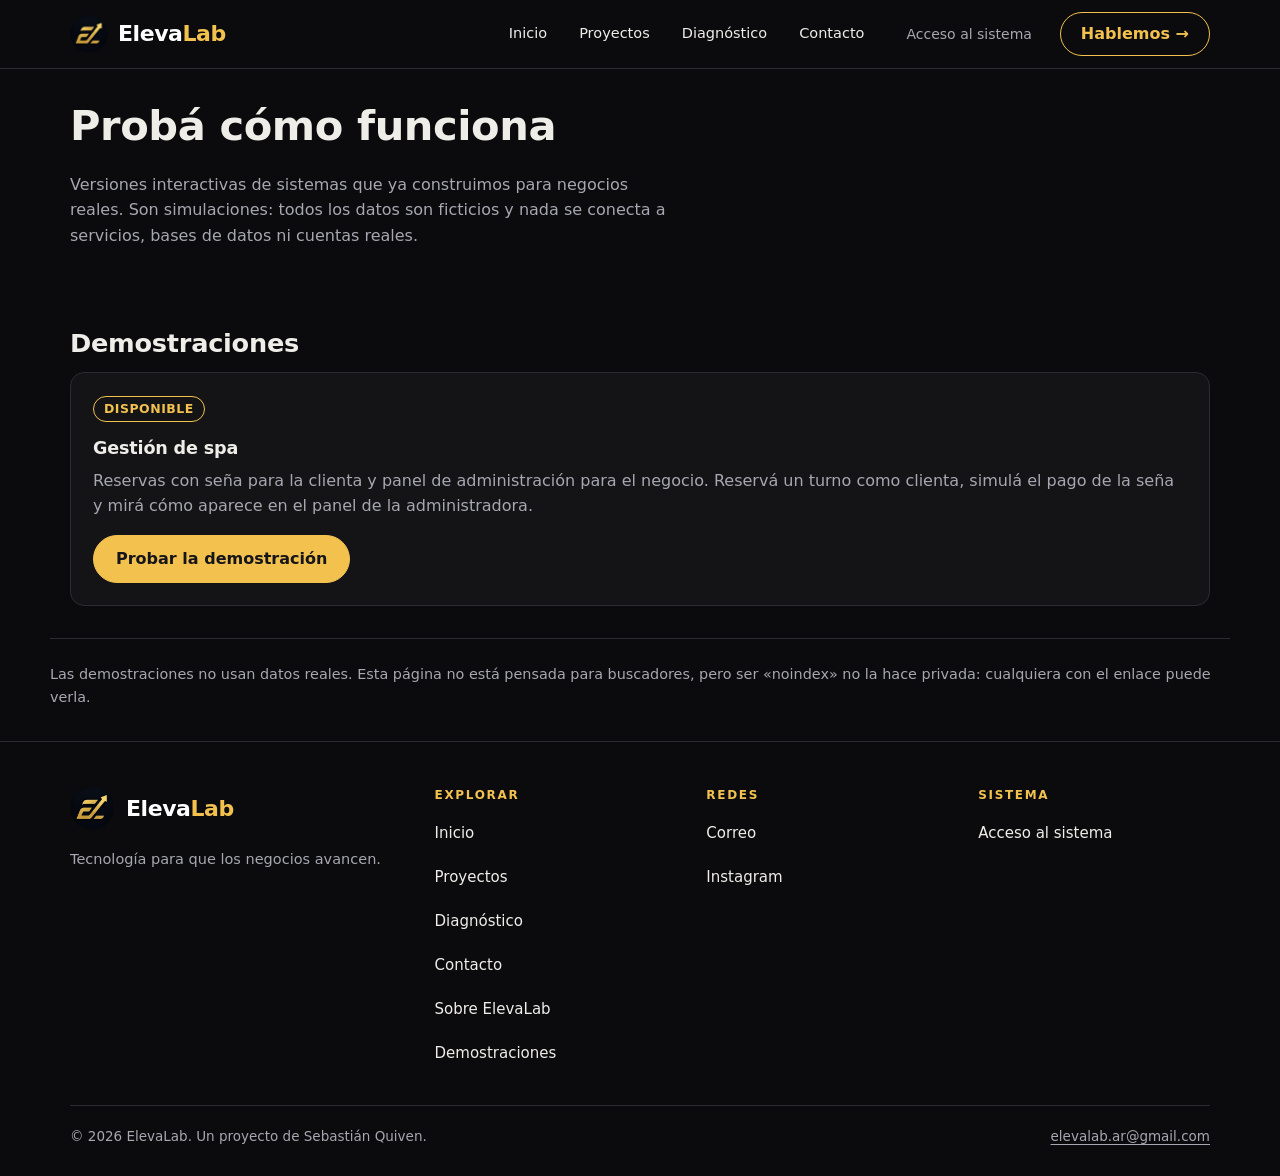
<file: index.html>
<!doctype html>
<html lang="es">
<head>
  <meta charset="utf-8">
  <meta name="viewport" content="width=device-width, initial-scale=1, viewport-fit=cover">
  <meta name="robots" content="noindex, nofollow">
  <title>Demostraciones · ElevaLab</title>
  <meta name="description" content="Demostraciones interactivas de sistemas de ElevaLab. Todos los datos son ficticios.">
  <meta name="theme-color" content="#0b0b0d">
  <link rel="icon" type="image/png" href="assets/img/logo-dorado-160.png">
  <link rel="stylesheet" href="assets/css/elevalab-tokens.css">
  <link rel="stylesheet" href="assets/css/base.css">
  <link rel="stylesheet" href="assets/css/sitio-elevalab.css">
</head>
<body>
  <div id="sitio-cabecera"></div>

  <main class="contenedor" id="contenido">
    <section class="seccion">
      <h1>Probá cómo funciona</h1>
      <p class="apagado" style="max-width:60ch">
        Versiones interactivas de sistemas que ya construimos para negocios reales. Son simulaciones:
        todos los datos son ficticios y nada se conecta a servicios, bases de datos ni cuentas reales.
      </p>
    </section>

    <section class="seccion" aria-labelledby="t-demos">
      <h2 id="t-demos">Demostraciones</h2>
      <div class="rejilla">
        <article class="tarjeta">
          <p><span class="etiqueta">Disponible</span></p>
          <h3>Gestión de spa</h3>
          <p class="apagado">
            Reservas con seña para la clienta y panel de administración para el negocio.
            Reservá un turno como clienta, simulá el pago de la seña y mirá cómo aparece en el panel de la administradora.
          </p>
          <a class="btn btn-oro" href="spa/index.html">Probar la demostración</a>
        </article>
      </div>
    </section>
  </main>

  <div class="contenedor aviso-pie" role="region" aria-label="Aviso sobre las demostraciones">
    Las demostraciones no usan datos reales. Esta página no está pensada para buscadores, pero ser «noindex» no la hace privada:
    cualquiera con el enlace puede verla.
  </div>

  <div id="sitio-pie"></div>

  <script src="assets/js/sitio-elevalab.js"></script>
  <script>
    window.ElevaDemo.sitio.montar({ cabecera: 'sitio-cabecera', pie: 'sitio-pie', logo: 'assets/img/logo-dorado-160.png', demos: 'index.html', saltarA: 'contenido' });
  </script>
</body>
</html>
</file>
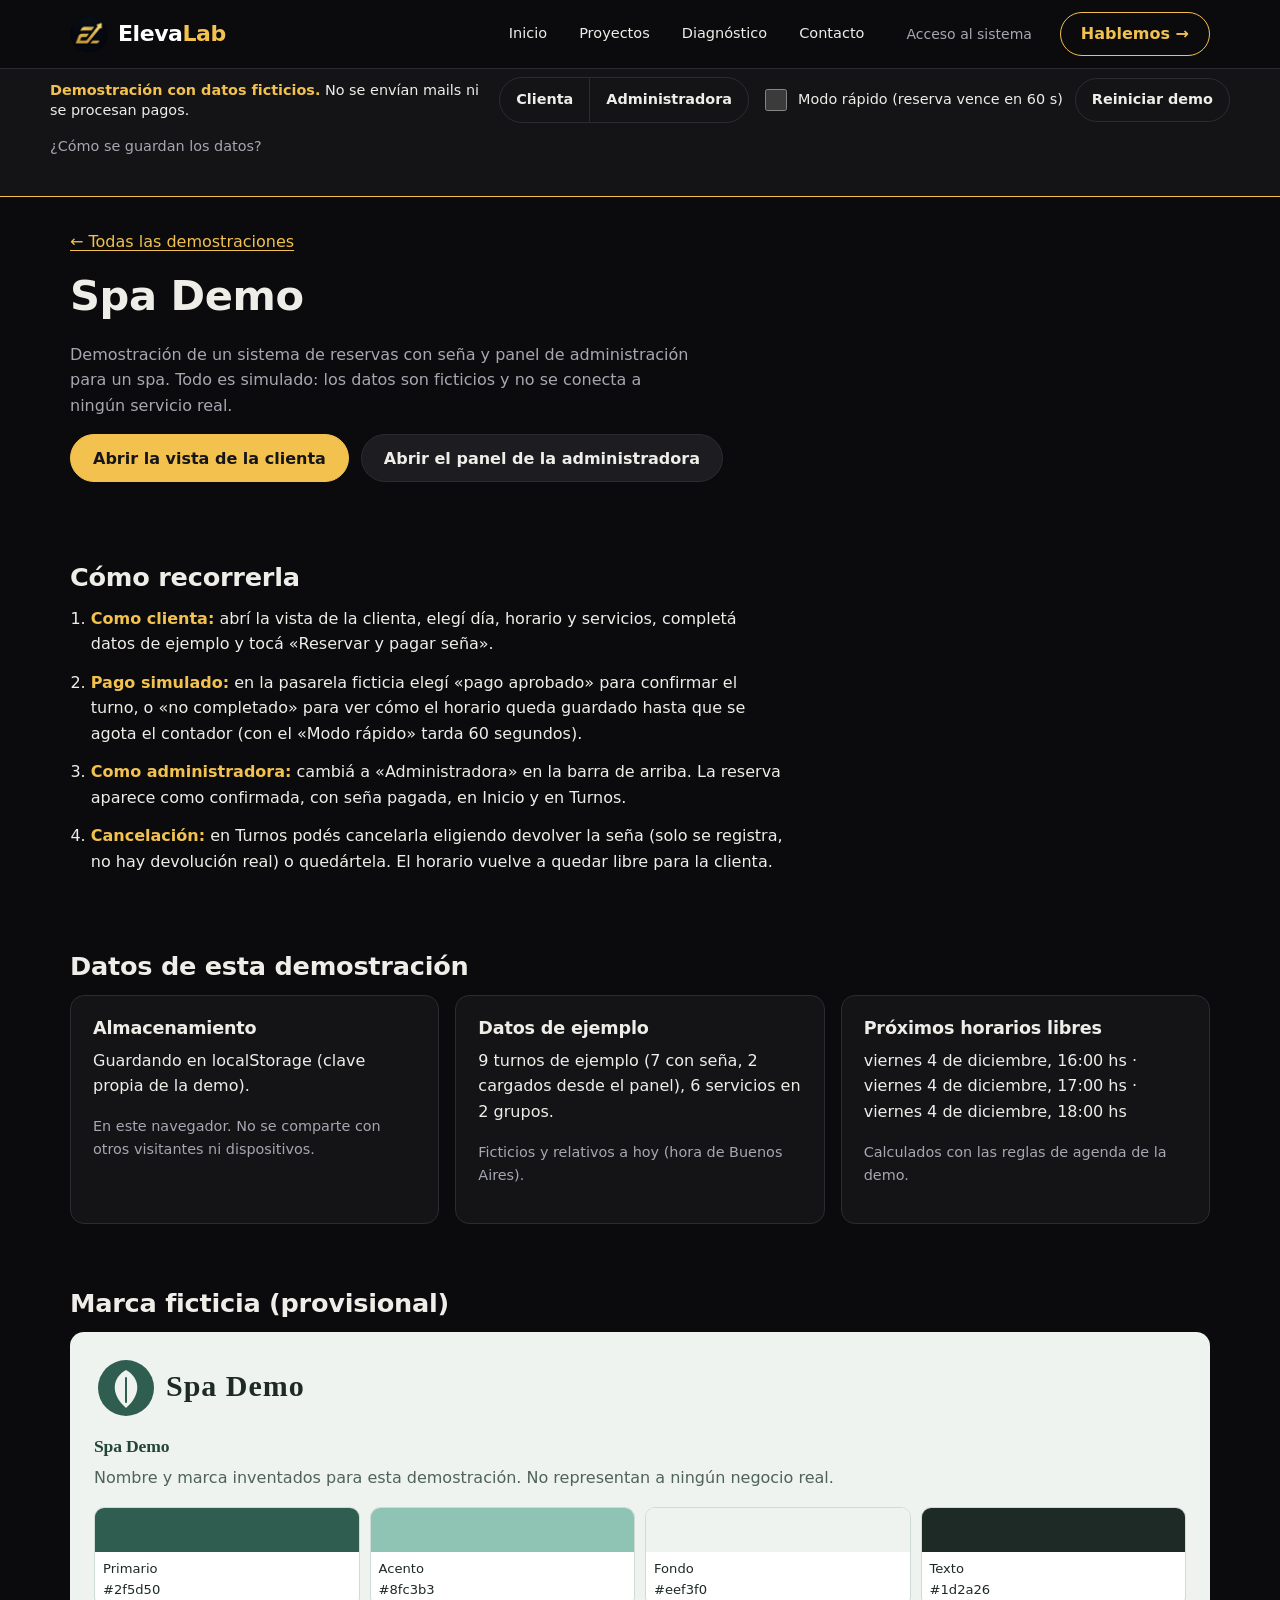
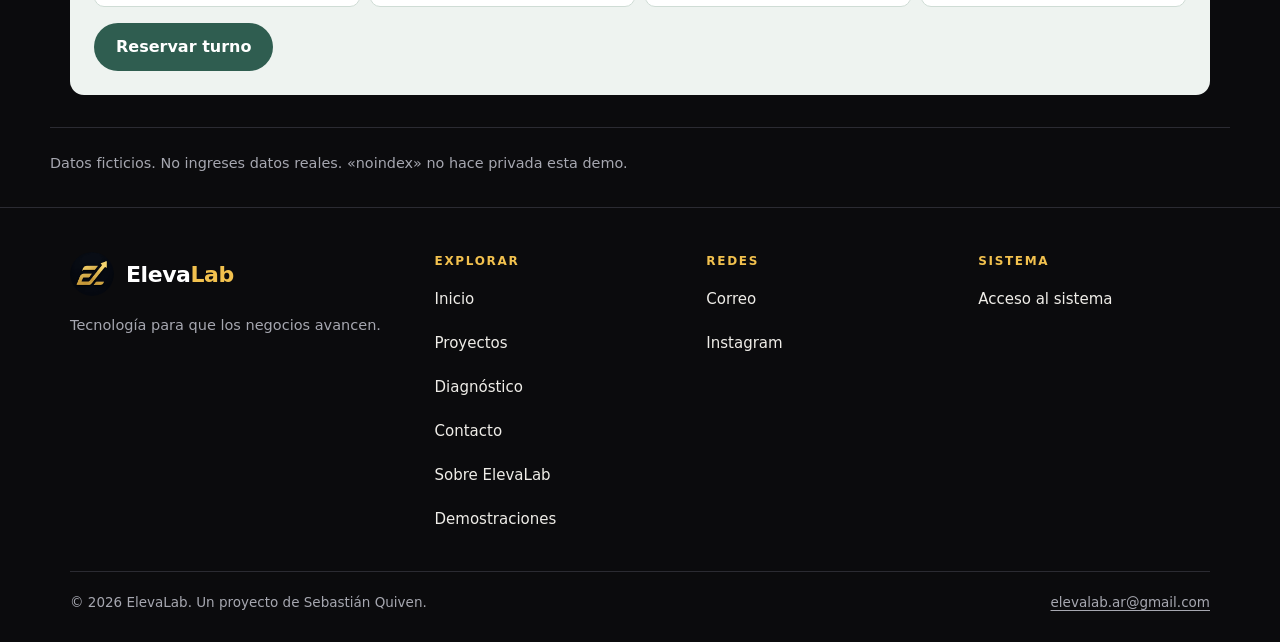
<file: spa/index.html>
<!doctype html>
<html lang="es">
<head>
  <meta charset="utf-8">
  <meta name="viewport" content="width=device-width, initial-scale=1, viewport-fit=cover">
  <meta name="robots" content="noindex, nofollow">
  <title>Spa Demo · demostración de gestión de spa · ElevaLab</title>
  <meta name="theme-color" content="#0b0b0d">
  <link rel="icon" type="image/svg+xml" href="img/spa-demo-marca.svg">
  <link rel="stylesheet" href="../assets/css/elevalab-tokens.css">
  <link rel="stylesheet" href="../assets/css/base.css">
  <link rel="stylesheet" href="../assets/css/sitio-elevalab.css">
  <link rel="stylesheet" href="../assets/css/demo-shell.css">
  <link rel="stylesheet" href="css/marca-spa.css">
  <style>
    .guia { margin: 0; padding-left: 1.3em; max-width: 70ch; }
    .guia li { margin-bottom: .8em; }
    .guia strong { color: var(--oro); }
  </style>
</head>
<body>
  <div id="sitio-cabecera"></div>
  <div id="demo-shell"></div>

  <main class="contenedor" id="contenido">
    <section class="seccion">
      <p><a href="../index.html">← Todas las demostraciones</a></p>
      <h1>Spa Demo</h1>
      <p class="apagado" style="max-width:62ch">
        Demostración de un sistema de reservas con seña y panel de administración para un spa. Todo es simulado:
        los datos son ficticios y no se conecta a ningún servicio real.
      </p>
      <p style="display:flex;flex-wrap:wrap;gap:12px"><a class="btn btn-oro" href="cliente/index.html">Abrir la vista de la clienta</a> <a class="btn" href="admin/index.html">Abrir el panel de la administradora</a></p>
    </section>

    <section class="seccion" aria-labelledby="t-recorrido">
      <h2 id="t-recorrido">Cómo recorrerla</h2>
      <ol class="guia">
        <li><strong>Como clienta:</strong> abrí la vista de la clienta, elegí día, horario y servicios, completá datos de ejemplo y tocá «Reservar y pagar seña».</li>
        <li><strong>Pago simulado:</strong> en la pasarela ficticia elegí «pago aprobado» para confirmar el turno, o «no completado» para ver cómo el horario queda guardado hasta que se agota el contador (con el «Modo rápido» tarda 60 segundos).</li>
        <li><strong>Como administradora:</strong> cambiá a «Administradora» en la barra de arriba. La reserva aparece como confirmada, con seña pagada, en Inicio y en Turnos.</li>
        <li><strong>Cancelación:</strong> en Turnos podés cancelarla eligiendo devolver la seña (solo se registra, no hay devolución real) o quedártela. El horario vuelve a quedar libre para la clienta.</li>
      </ol>
    </section>

    <section class="seccion" aria-labelledby="t-estado">
      <h2 id="t-estado">Datos de esta demostración</h2>
      <div class="rejilla">
        <div class="tarjeta">
          <h3>Almacenamiento</h3>
          <p id="est-modo">…</p>
          <p class="apagado pequeno">En este navegador. No se comparte con otros visitantes ni dispositivos.</p>
        </div>
        <div class="tarjeta">
          <h3>Datos de ejemplo</h3>
          <p id="est-datos">…</p>
          <p class="apagado pequeno">Ficticios y relativos a hoy (hora de Buenos Aires).</p>
        </div>
        <div class="tarjeta">
          <h3>Próximos horarios libres</h3>
          <p id="est-libres">…</p>
          <p class="apagado pequeno">Calculados con las reglas de agenda de la demo.</p>
        </div>
      </div>
    </section>

    <section class="seccion" aria-labelledby="t-marca">
      <h2 id="t-marca">Marca ficticia (provisional)</h2>
      <div class="spa-lienzo">
        <img class="spa-logo" src="img/spa-demo-logo.svg" alt="Logo de Spa Demo, marca ficticia">
        <h3>Spa Demo</h3>
        <p>Nombre y marca inventados para esta demostración. No representan a ningún negocio real.</p>
        <ul class="spa-paleta">
          <li class="spa-muestra"><i style="background:#2f5d50"></i><span>Primario<br>#2f5d50</span></li>
          <li class="spa-muestra"><i style="background:#8fc3b3"></i><span>Acento<br>#8fc3b3</span></li>
          <li class="spa-muestra"><i style="background:#eef3f0"></i><span>Fondo<br>#eef3f0</span></li>
          <li class="spa-muestra"><i style="background:#1d2a26"></i><span>Texto<br>#1d2a26</span></li>
        </ul>
        <span class="spa-boton" aria-hidden="true">Reservar turno</span>
      </div>
    </section>
  </main>

  <div class="contenedor aviso-pie" role="region" aria-label="Aviso de la demostración">
    Datos ficticios. No ingreses datos reales. «noindex» no hace privada esta demo.
  </div>

  <div id="sitio-pie"></div>

  <script src="js/core/config-demo.js"></script>
  <script src="js/core/tiempo.js"></script>
  <script src="js/core/estados.js"></script>
  <script src="js/core/disponibilidad.js"></script>
  <script src="js/core/reservas.js"></script>
  <script src="js/core/semillas.js"></script>
  <script src="js/core/almacen.js"></script>
  <script src="../assets/js/demo-shell.js"></script>
  <script src="../assets/js/sitio-elevalab.js"></script>
  <script>
    (function () {
      var ED = window.ElevaDemo, T = ED.tiempo, D = ED.disponibilidad;
      ED.sitio.montar({ cabecera: 'sitio-cabecera', pie: 'sitio-pie', logo: '../assets/img/logo-dorado-160.png', demos: '../index.html', saltarA: 'contenido' });
      var almacen = ED.almacen.crear({ storage: ED.almacen.obtenerStorage(), ventana: window });

      ED.shell.montar({ destino: 'demo-shell', vista: 'inicio', rutas: { cliente: 'cliente/index.html', admin: 'admin/index.html' }, almacen: almacen });

      function pintar(estado) {
        var ahora = T.ahora();
        document.getElementById('est-modo').textContent = almacen.modo() === 'localStorage'
          ? 'Guardando en localStorage (clave propia de la demo).'
          : 'En memoria: este navegador no permite guardar, los datos viven solo en esta pestaña.';
        var web = estado.turnos.filter(function (t) { return t.origen === 'web'; }).length;
        document.getElementById('est-datos').textContent =
          estado.turnos.length + ' turnos de ejemplo (' + web + ' con seña, ' + (estado.turnos.length - web) + ' cargados desde el panel), ' +
          estado.servicios.length + ' servicios en ' + estado.grupos.length + ' grupos.';
        var libres = [], clave = T.claveDia(ahora);
        for (var i = 0; i < 14 && libres.length < 3; i++, clave = T.sumarDias(clave, 1)) {
          D.horariosLibres(estado, clave, ahora).forEach(function (h) {
            if (libres.length < 3) libres.push(T.etiquetaDia(clave) + ', ' + h.etiqueta + ' hs');
          });
        }
        document.getElementById('est-libres').textContent = libres.length ? libres.join(' · ') : 'No hay horarios libres en los próximos 14 días.';
      }
      almacen.suscribir(pintar);
      pintar(almacen.leer());
    })();
  </script>
</body>
</html>
</file>
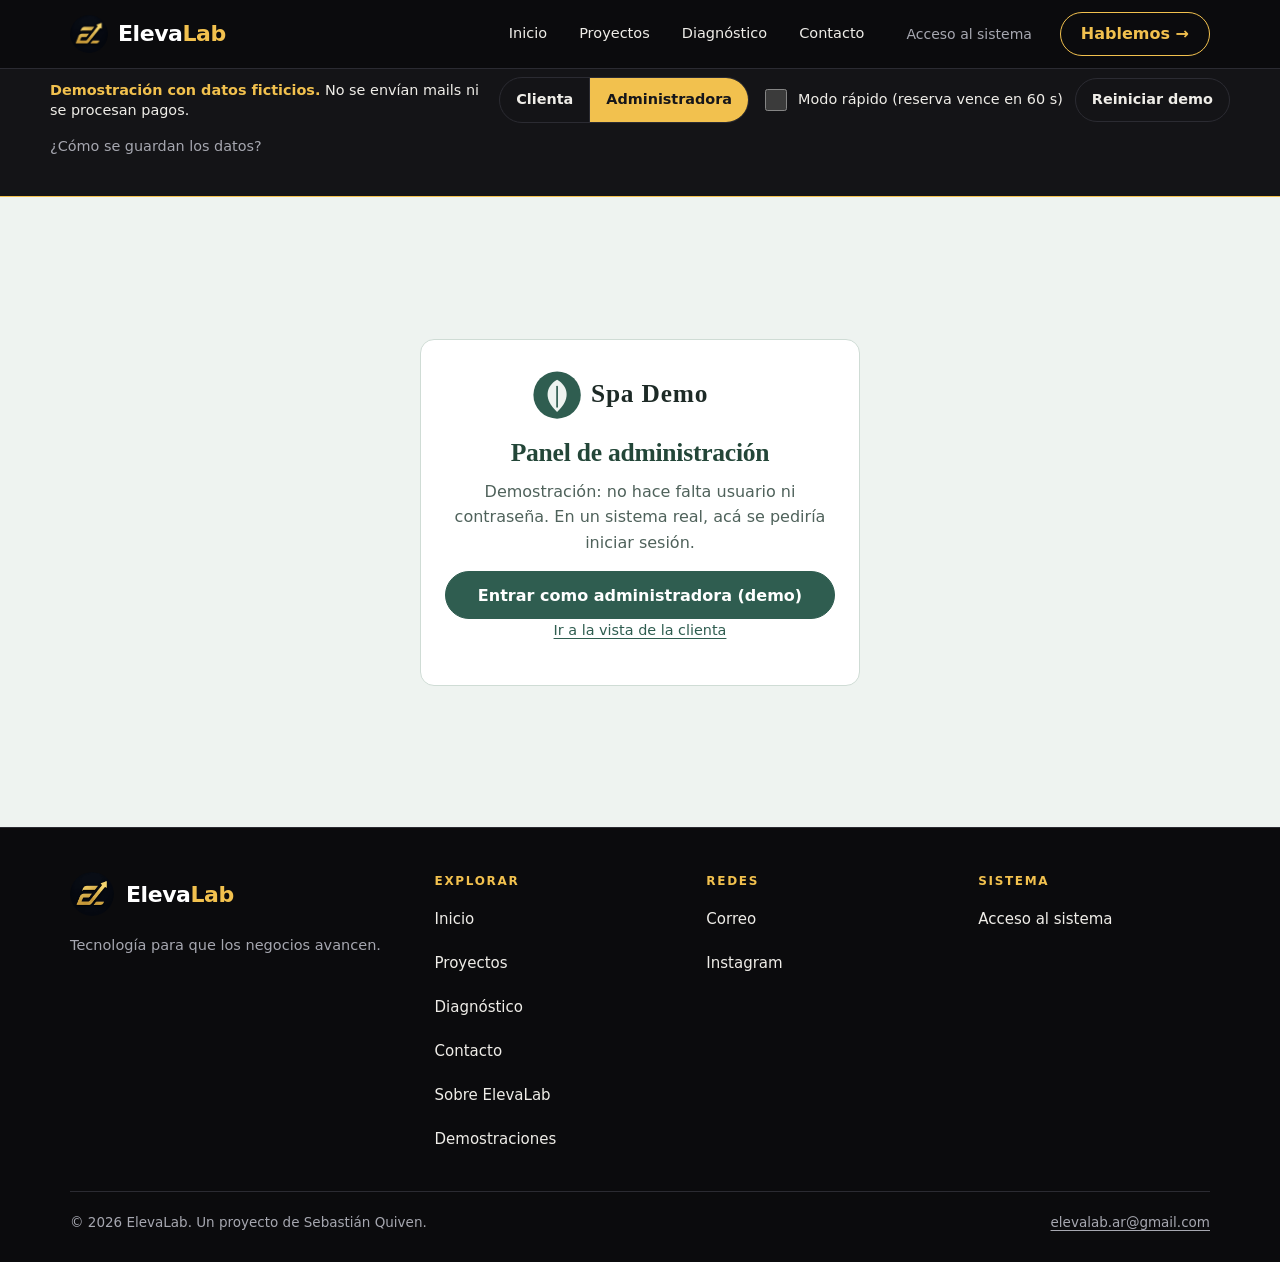
<file: spa/admin/index.html>
<!doctype html>
<html lang="es">
<head>
  <meta charset="utf-8">
  <meta name="viewport" content="width=device-width, initial-scale=1, viewport-fit=cover">
  <meta name="robots" content="noindex, nofollow">
  <title>Panel de administración · Spa Demo (demostración)</title>
  <meta name="theme-color" content="#234638">
  <link rel="icon" type="image/svg+xml" href="../img/spa-demo-marca.svg">
  <link rel="stylesheet" href="../../assets/css/elevalab-tokens.css">
  <link rel="stylesheet" href="../../assets/css/base.css">
  <link rel="stylesheet" href="../../assets/css/sitio-elevalab.css">
  <link rel="stylesheet" href="../../assets/css/demo-shell.css">
  <link rel="stylesheet" href="../css/marca-spa.css">
  <link rel="stylesheet" href="../css/admin.css">
</head>
<body class="vista-admin">
  <div id="sitio-cabecera"></div>
  <div id="demo-shell"></div>
  <div id="panel"></div>
  <noscript><p class="contenedor">Para usar la demostración hace falta JavaScript.</p></noscript>

  <div id="sitio-pie"></div>

  <script src="../js/core/config-demo.js"></script>
  <script src="../js/core/tiempo.js"></script>
  <script src="../js/core/estados.js"></script>
  <script src="../js/core/disponibilidad.js"></script>
  <script src="../js/core/reservas.js"></script>
  <script src="../js/core/consultas.js"></script>
  <script src="../js/core/semillas.js"></script>
  <script src="../js/core/almacen.js"></script>
  <script src="../../assets/js/demo-shell.js"></script>
  <script src="../../assets/js/sitio-elevalab.js"></script>
  <script src="../js/admin/inicio.js"></script>
  <script src="../js/admin/turnos.js"></script>
  <script src="../js/admin/panel.js"></script>
  <script>
    (function () {
      var ED = window.ElevaDemo;
      ED.sitio.montar({ cabecera: 'sitio-cabecera', pie: 'sitio-pie', logo: '../../assets/img/logo-dorado-160.png', demos: '../../index.html', saltarA: 'adm-contenido' });
      var almacen = ED.almacen.crear({ storage: ED.almacen.obtenerStorage(), ventana: window });
      ED.shell.montar({ destino: 'demo-shell', vista: 'admin', rutas: { cliente: '../cliente/index.html', admin: 'index.html' }, almacen: almacen });
      ED.panel.montar({ almacen: almacen, destino: 'panel', logo: '../img/spa-demo-logo.svg', cliente: '../cliente/index.html' });
    })();
  </script>
</body>
</html>
</file>
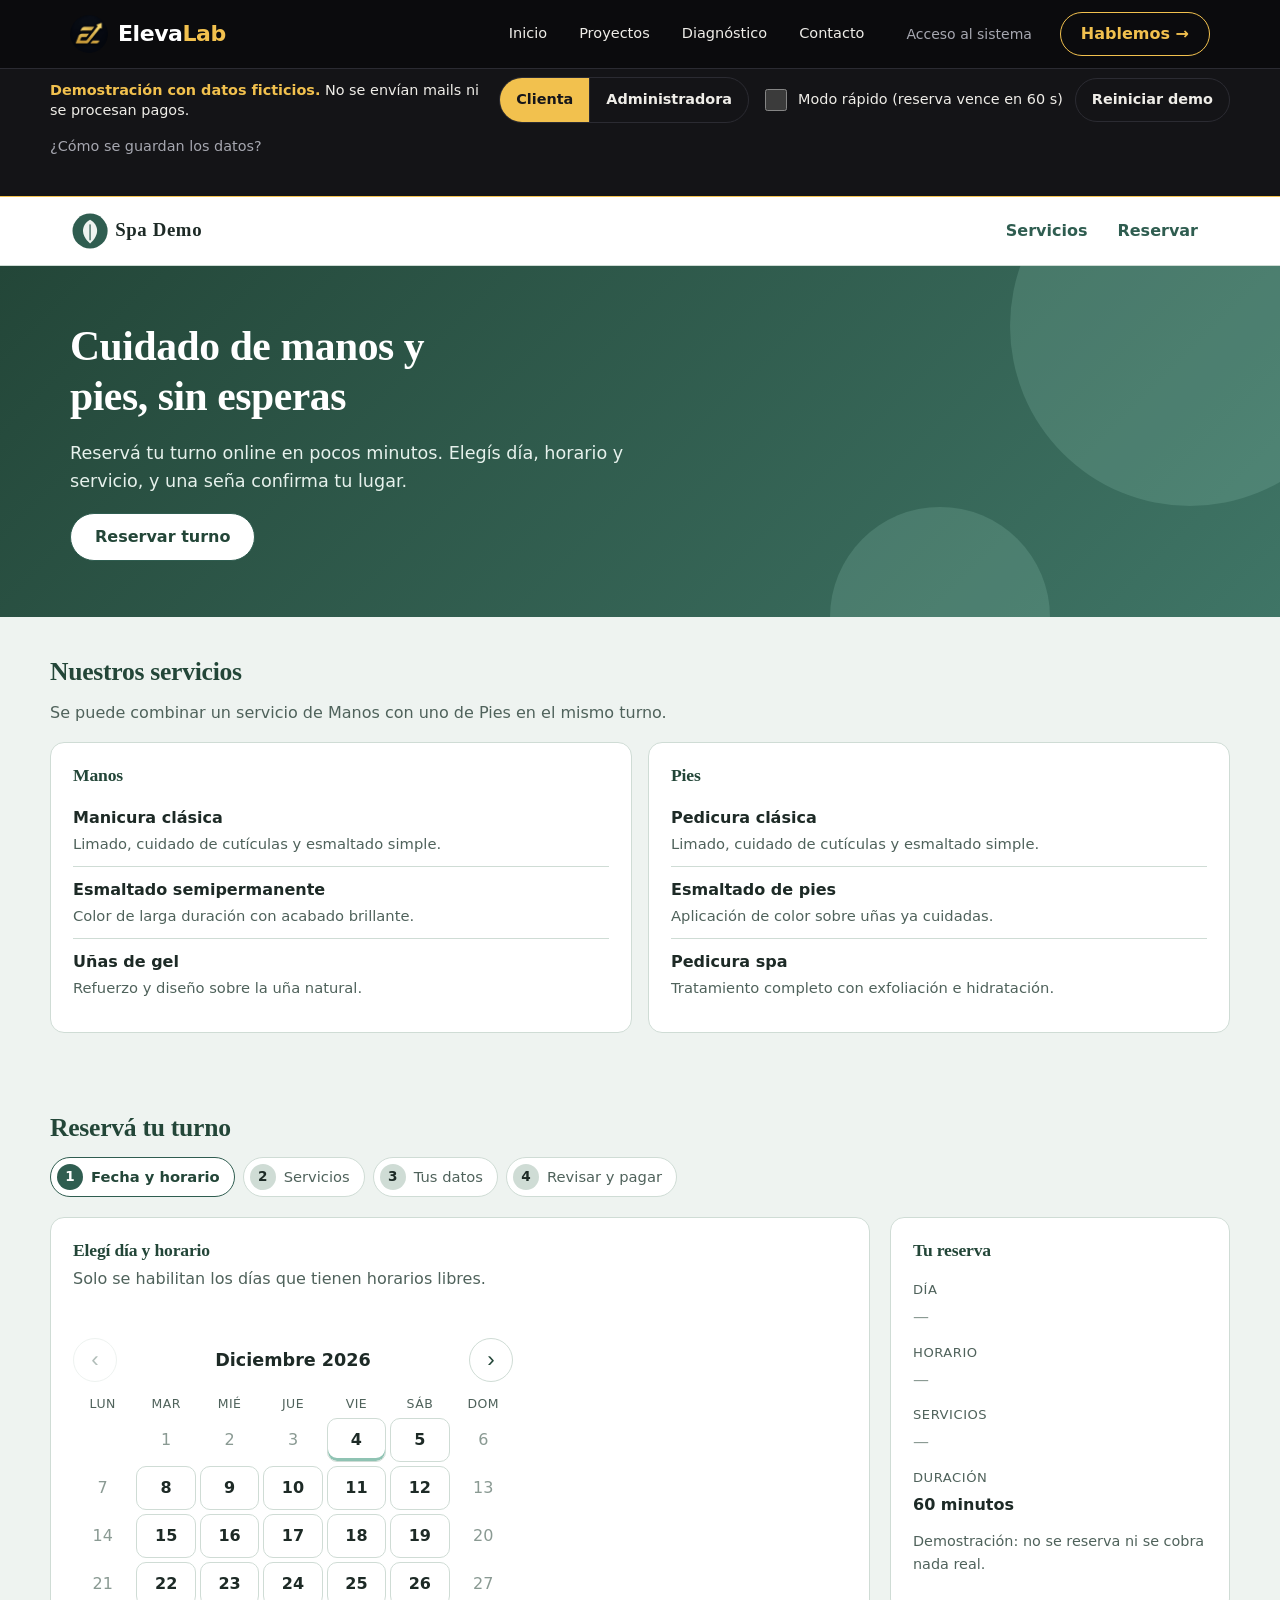
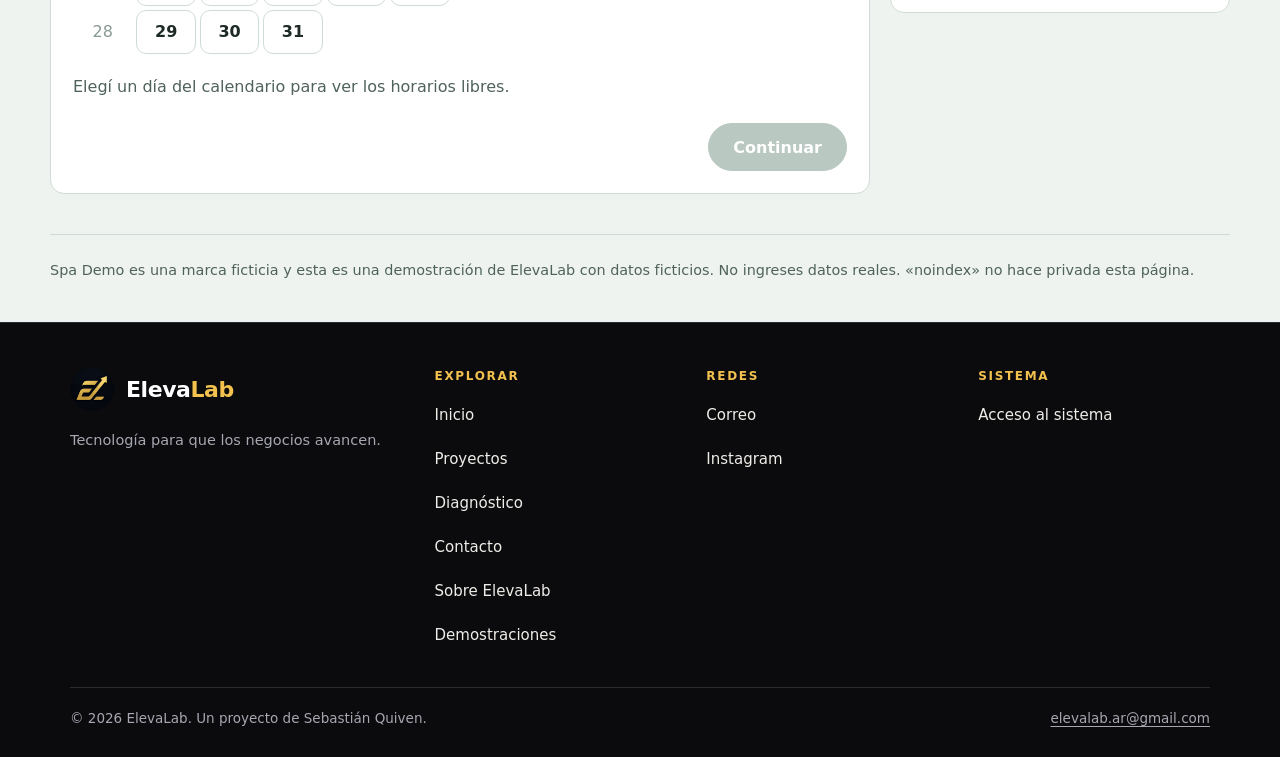
<file: spa/cliente/index.html>
<!doctype html>
<html lang="es">
<head>
  <meta charset="utf-8">
  <meta name="viewport" content="width=device-width, initial-scale=1, viewport-fit=cover">
  <meta name="robots" content="noindex, nofollow">
  <title>Spa Demo · reservá tu turno (demostración)</title>
  <meta name="theme-color" content="#234638">
  <link rel="icon" type="image/svg+xml" href="../img/spa-demo-marca.svg">
  <link rel="stylesheet" href="../../assets/css/elevalab-tokens.css">
  <link rel="stylesheet" href="../../assets/css/base.css">
  <link rel="stylesheet" href="../../assets/css/sitio-elevalab.css">
  <link rel="stylesheet" href="../../assets/css/demo-shell.css">
  <link rel="stylesheet" href="../css/marca-spa.css">
  <link rel="stylesheet" href="../css/cliente.css">
</head>
<body class="vista-cliente">
  <div id="sitio-cabecera"></div>
  <div id="demo-shell"></div>

  <div class="spa-pagina">
    <div class="spa-cabecera" role="region" aria-label="Cabecera de Spa Demo">
      <div class="contenedor">
        <a href="#inicio" aria-label="Spa Demo, ir al inicio"><img src="../img/spa-demo-logo.svg" alt="Spa Demo (marca ficticia)"></a>
        <nav aria-label="Secciones">
          <a href="#servicios">Servicios</a>
          <a href="#reserva">Reservar</a>
        </nav>
      </div>
    </div>

    <main id="inicio">
      <section class="spa-hero">
        <div class="contenedor">
          <h1>Cuidado de manos y pies, sin esperas</h1>
          <p>Reservá tu turno online en pocos minutos. Elegís día, horario y servicio, y una seña confirma tu lugar.</p>
          <a class="btn-spa" href="#reserva">Reservar turno</a>
        </div>
      </section>

      <section id="servicios" class="contenedor seccion" aria-labelledby="t-servicios">
        <h2 id="t-servicios">Nuestros servicios</h2>
        <p class="apagado">Se puede combinar un servicio de Manos con uno de Pies en el mismo turno.</p>
        <div id="servicios-lista" class="srv-rejilla"></div>
      </section>

      <section id="reserva" class="contenedor seccion" aria-labelledby="t-reserva">
        <h2 id="t-reserva">Reservá tu turno</h2>
        <div id="asistente"></div>
        <noscript><p>Para usar la demostración hace falta JavaScript.</p></noscript>
      </section>
    </main>

    <div class="contenedor spa-pie" role="region" aria-label="Aviso de la demostración">
      Spa Demo es una marca ficticia y esta es una demostración de ElevaLab con datos ficticios.
      No ingreses datos reales. «noindex» no hace privada esta página.
    </div>
  </div>

  <div id="sitio-pie"></div>

  <script src="../js/core/config-demo.js"></script>
  <script src="../js/core/tiempo.js"></script>
  <script src="../js/core/estados.js"></script>
  <script src="../js/core/disponibilidad.js"></script>
  <script src="../js/core/reservas.js"></script>
  <script src="../js/core/semillas.js"></script>
  <script src="../js/core/almacen.js"></script>
  <script src="../../assets/js/demo-shell.js"></script>
  <script src="../../assets/js/sitio-elevalab.js"></script>
  <script src="../js/cliente/asistente.js"></script>
  <script>
    (function () {
      var ED = window.ElevaDemo;
      ED.sitio.montar({ cabecera: 'sitio-cabecera', pie: 'sitio-pie', logo: '../../assets/img/logo-dorado-160.png', demos: '../../index.html', saltarA: 'inicio' });
      var almacen = ED.almacen.crear({ storage: ED.almacen.obtenerStorage(), ventana: window });
      ED.shell.montar({ destino: 'demo-shell', vista: 'cliente', rutas: { cliente: 'index.html', admin: '../admin/index.html' }, almacen: almacen });
      ED.asistente.pintarServiciosInicio(almacen, 'servicios-lista');
      ED.asistente.montar({ almacen: almacen, destino: 'asistente' });
    })();
  </script>
</body>
</html>
</file>
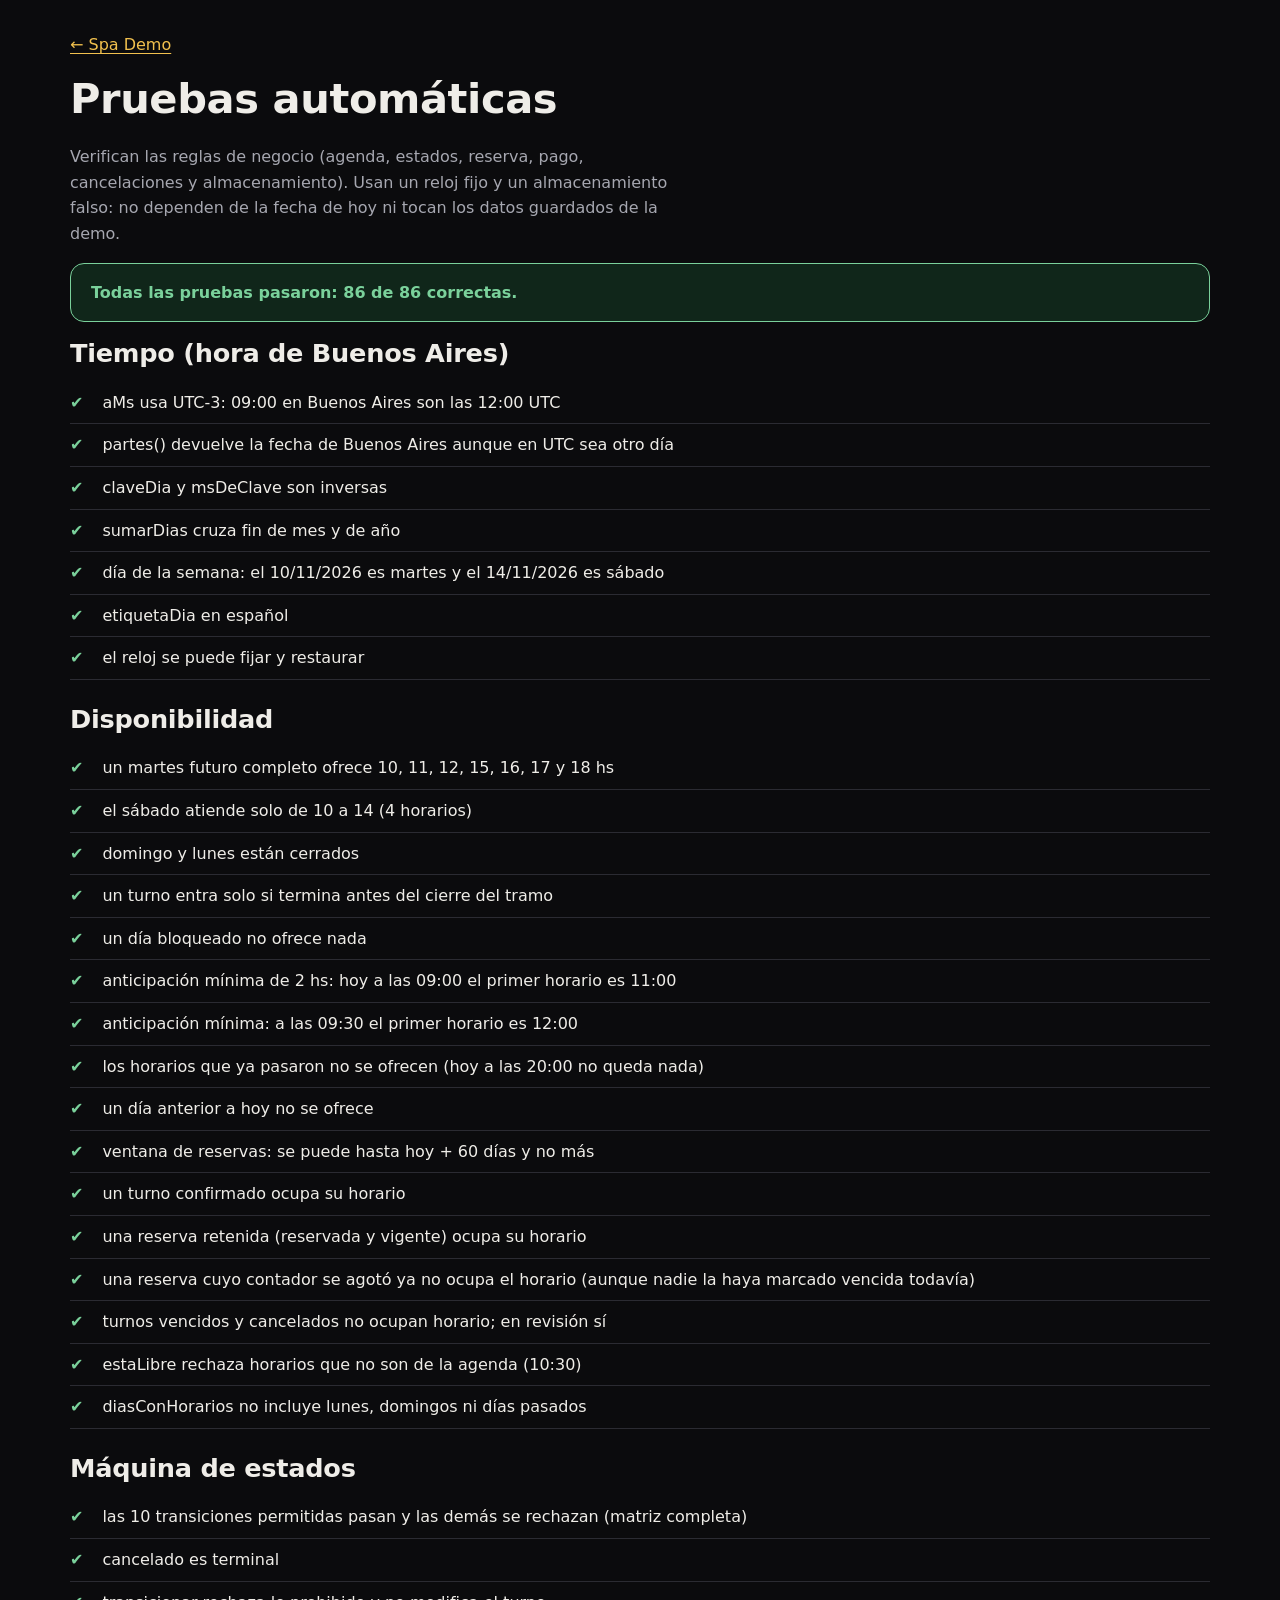
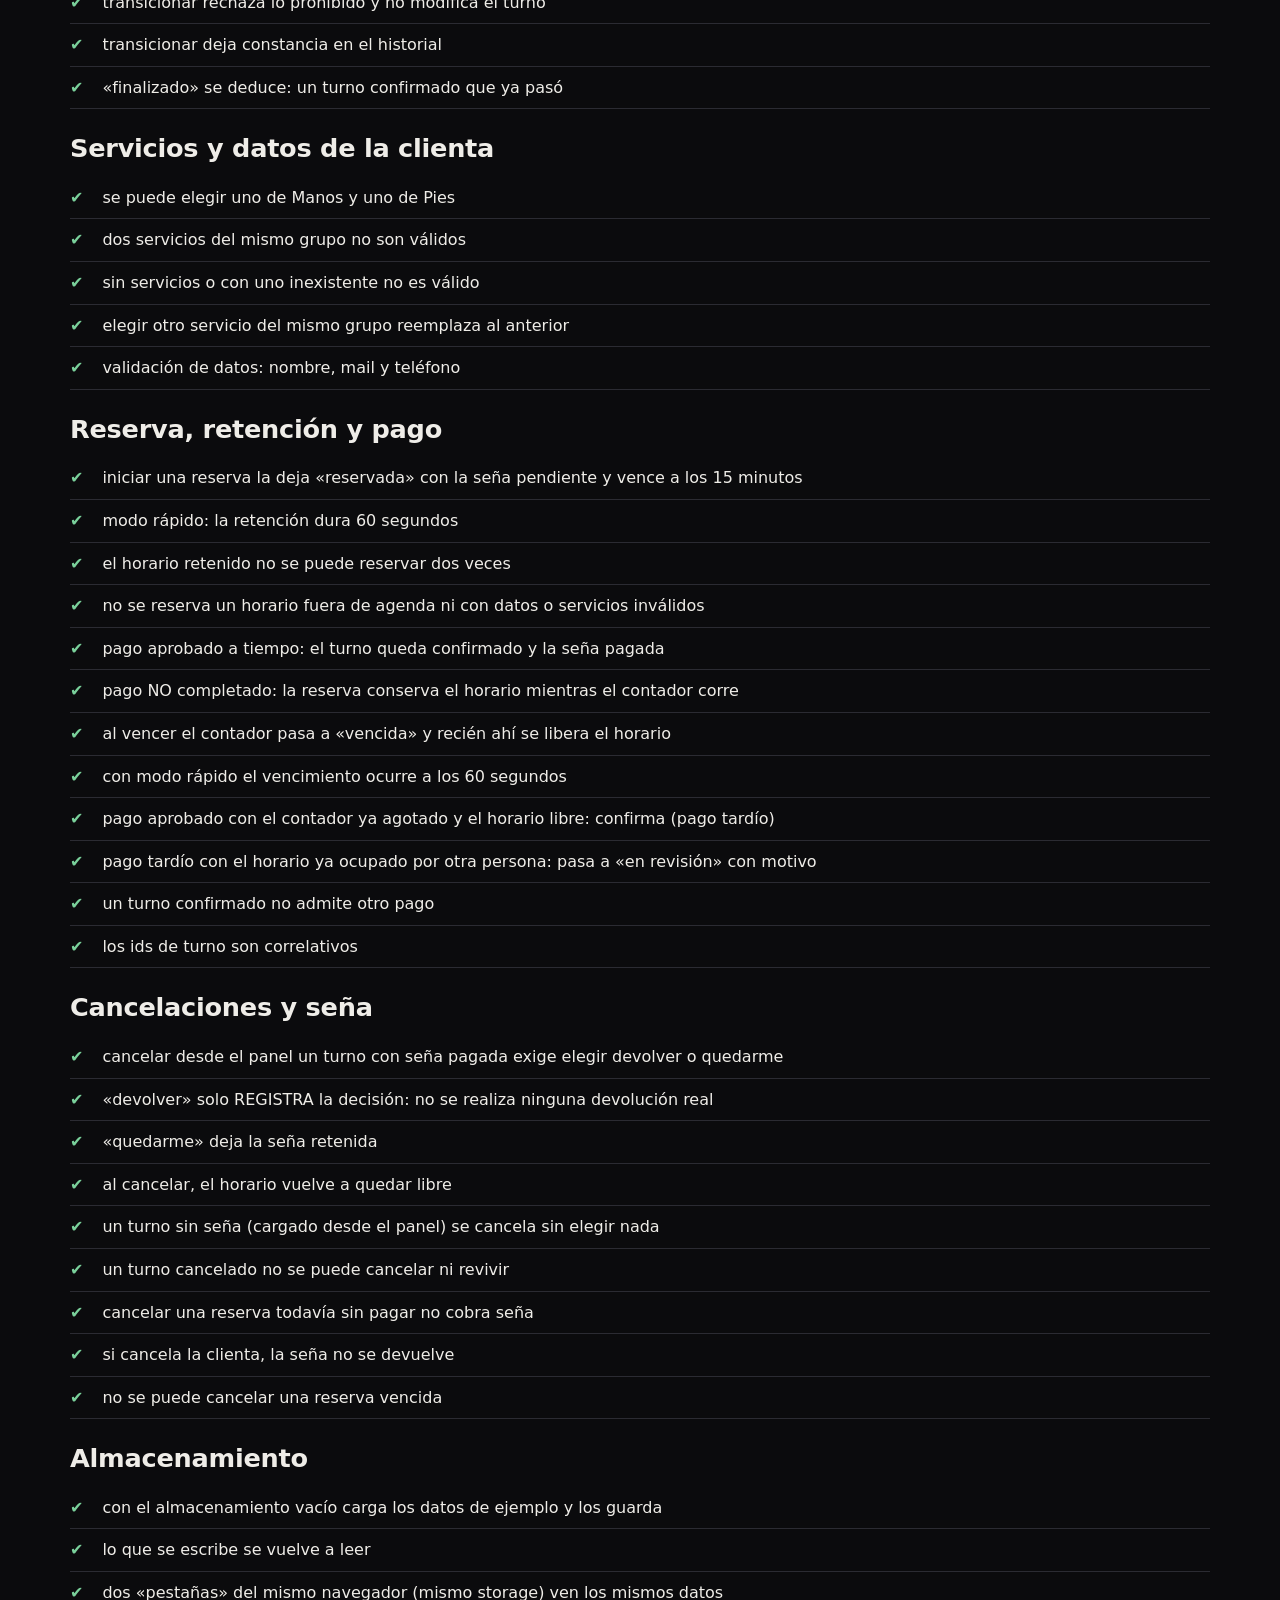
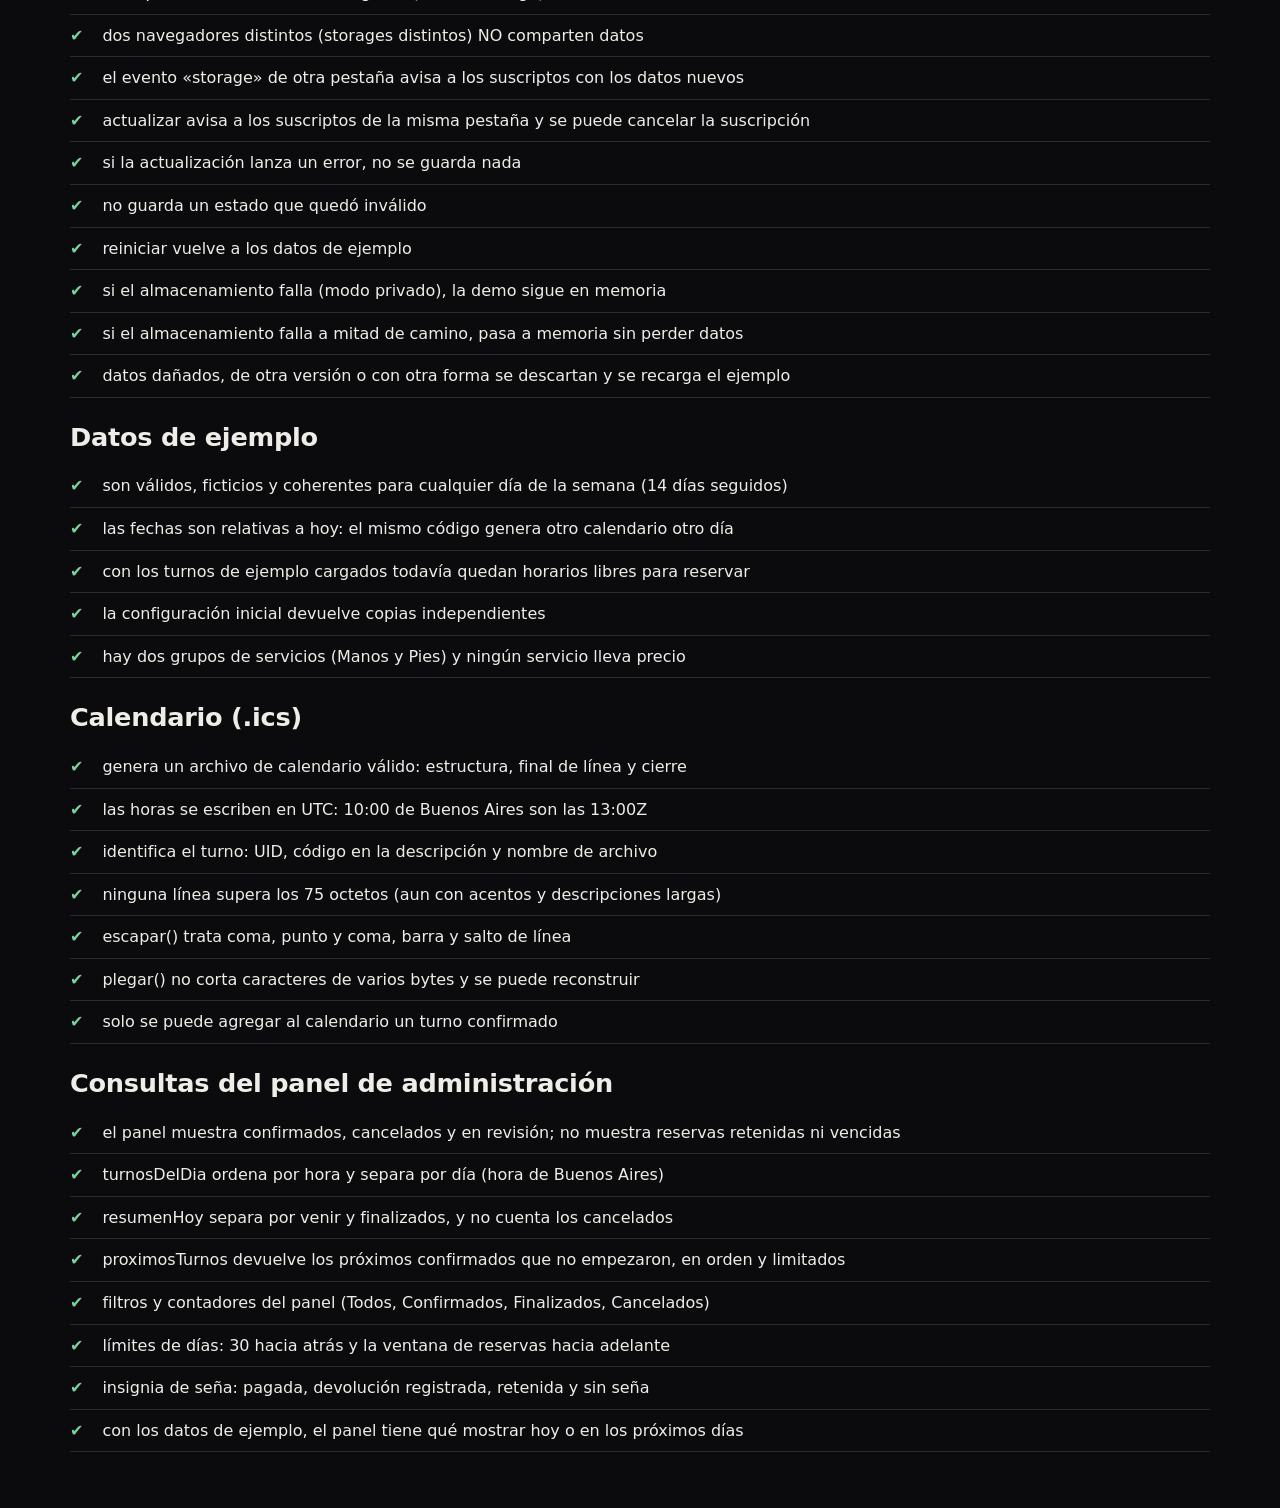
<file: spa/pruebas/index.html>
<!doctype html>
<html lang="es">
<head>
  <meta charset="utf-8">
  <meta name="viewport" content="width=device-width, initial-scale=1, viewport-fit=cover">
  <meta name="robots" content="noindex, nofollow">
  <title>Pruebas automáticas · Spa Demo · ElevaLab</title>
  <link rel="icon" type="image/svg+xml" href="../img/spa-demo-marca.svg">
  <link rel="stylesheet" href="../../assets/css/elevalab-tokens.css">
  <link rel="stylesheet" href="../../assets/css/base.css">
  <style>
    .resumen { padding: 16px 20px; border-radius: var(--radio); font-weight: 700; border: 1px solid var(--linea); }
    .resumen.ok { background: #10261a; color: var(--ok); border-color: var(--ok); }
    .resumen.mal { background: #2a1111; color: var(--error); border-color: var(--error); }
    ul.pruebas { list-style: none; margin: 0 0 24px; padding: 0; }
    ul.pruebas li { display: flex; gap: 10px; padding: 8px 0; border-bottom: 1px solid var(--linea); }
    ul.pruebas .marca { flex: 0 0 1.4em; font-weight: 700; }
    ul.pruebas li.ok .marca { color: var(--ok); }
    ul.pruebas li.mal { color: var(--error); }
    ul.pruebas li.mal .marca { color: var(--error); }
  </style>
</head>
<body>
  <main class="contenedor">
    <section class="seccion">
      <p><a href="../index.html">← Spa Demo</a></p>
      <h1>Pruebas automáticas</h1>
      <p class="apagado" style="max-width:62ch">
        Verifican las reglas de negocio (agenda, estados, reserva, pago, cancelaciones y almacenamiento).
        Usan un reloj fijo y un almacenamiento falso: no dependen de la fecha de hoy ni tocan los datos guardados de la demo.
      </p>
      <p id="resumen" class="resumen" role="status">Ejecutando pruebas…</p>
      <div id="lista"></div>
      <noscript><p>Para ejecutar las pruebas hace falta JavaScript.</p></noscript>
    </section>
  </main>

  <script src="../js/core/config-demo.js"></script>
  <script src="../js/core/tiempo.js"></script>
  <script src="../js/core/estados.js"></script>
  <script src="../js/core/disponibilidad.js"></script>
  <script src="../js/core/reservas.js"></script>
  <script src="../js/core/ics.js"></script>
  <script src="../js/core/consultas.js"></script>
  <script src="../js/core/semillas.js"></script>
  <script src="../js/core/almacen.js"></script>
  <script src="pruebas.js"></script>
</body>
</html>
</file>
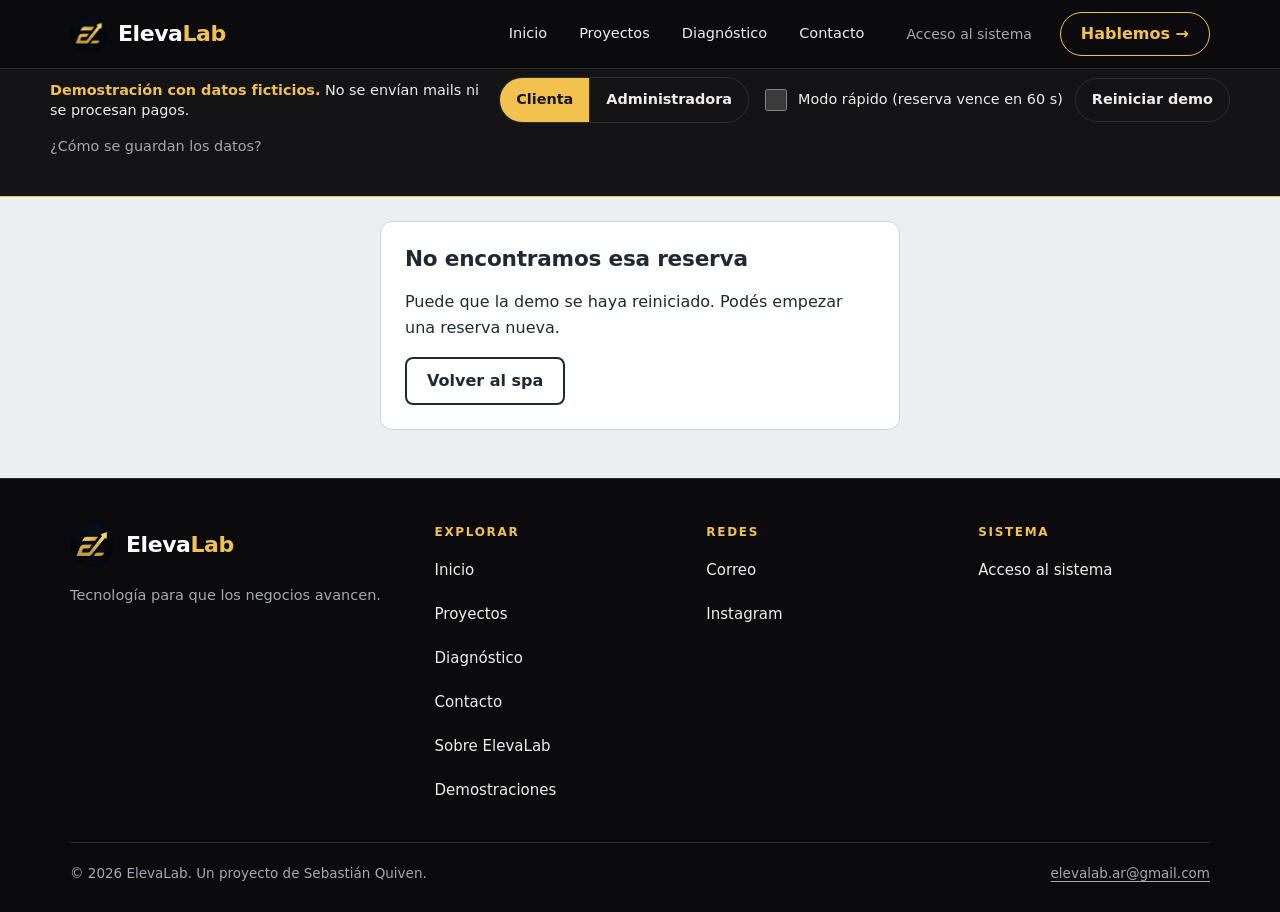
<file: spa/cliente/pago/index.html>
<!doctype html>
<html lang="es">
<head>
  <meta charset="utf-8">
  <meta name="viewport" content="width=device-width, initial-scale=1, viewport-fit=cover">
  <meta name="robots" content="noindex, nofollow">
  <title>Pasarela de pago simulada · Spa Demo · ElevaLab</title>
  <meta name="theme-color" content="#1f2933">
  <link rel="icon" type="image/svg+xml" href="../../img/spa-demo-marca.svg">
  <link rel="stylesheet" href="../../../assets/css/elevalab-tokens.css">
  <link rel="stylesheet" href="../../../assets/css/base.css">
  <link rel="stylesheet" href="../../../assets/css/sitio-elevalab.css">
  <link rel="stylesheet" href="../../../assets/css/demo-shell.css">
  <link rel="stylesheet" href="../../css/pasarela.css">
</head>
<body class="vista-pasarela">
  <div id="sitio-cabecera"></div>
  <div id="demo-shell"></div>

  <main class="pasarela-pagina" id="contenido">
    <div class="contenedor">
      <div id="pasarela"></div>
      <noscript><p>Para usar la demostración hace falta JavaScript.</p></noscript>
    </div>
  </main>

  <div id="sitio-pie"></div>

  <script src="../../js/core/config-demo.js"></script>
  <script src="../../js/core/tiempo.js"></script>
  <script src="../../js/core/estados.js"></script>
  <script src="../../js/core/disponibilidad.js"></script>
  <script src="../../js/core/reservas.js"></script>
  <script src="../../js/core/semillas.js"></script>
  <script src="../../js/core/almacen.js"></script>
  <script src="../../../assets/js/demo-shell.js"></script>
  <script src="../../../assets/js/sitio-elevalab.js"></script>
  <script src="../../js/cliente/pasarela.js"></script>
  <script>
    (function () {
      var ED = window.ElevaDemo;
      ED.sitio.montar({ cabecera: 'sitio-cabecera', pie: 'sitio-pie', logo: '../../../assets/img/logo-dorado-160.png', demos: '../../../index.html', saltarA: 'contenido' });
      var almacen = ED.almacen.crear({ storage: ED.almacen.obtenerStorage(), ventana: window });
      ED.shell.montar({ destino: 'demo-shell', vista: 'cliente', rutas: { cliente: '../index.html', admin: '../../admin/index.html' }, almacen: almacen });
      ED.pasarela.montar({ almacen: almacen, destino: 'pasarela', volver: '../turno/index.html', inicio: '../index.html#reserva' });
    })();
  </script>
</body>
</html>
</file>
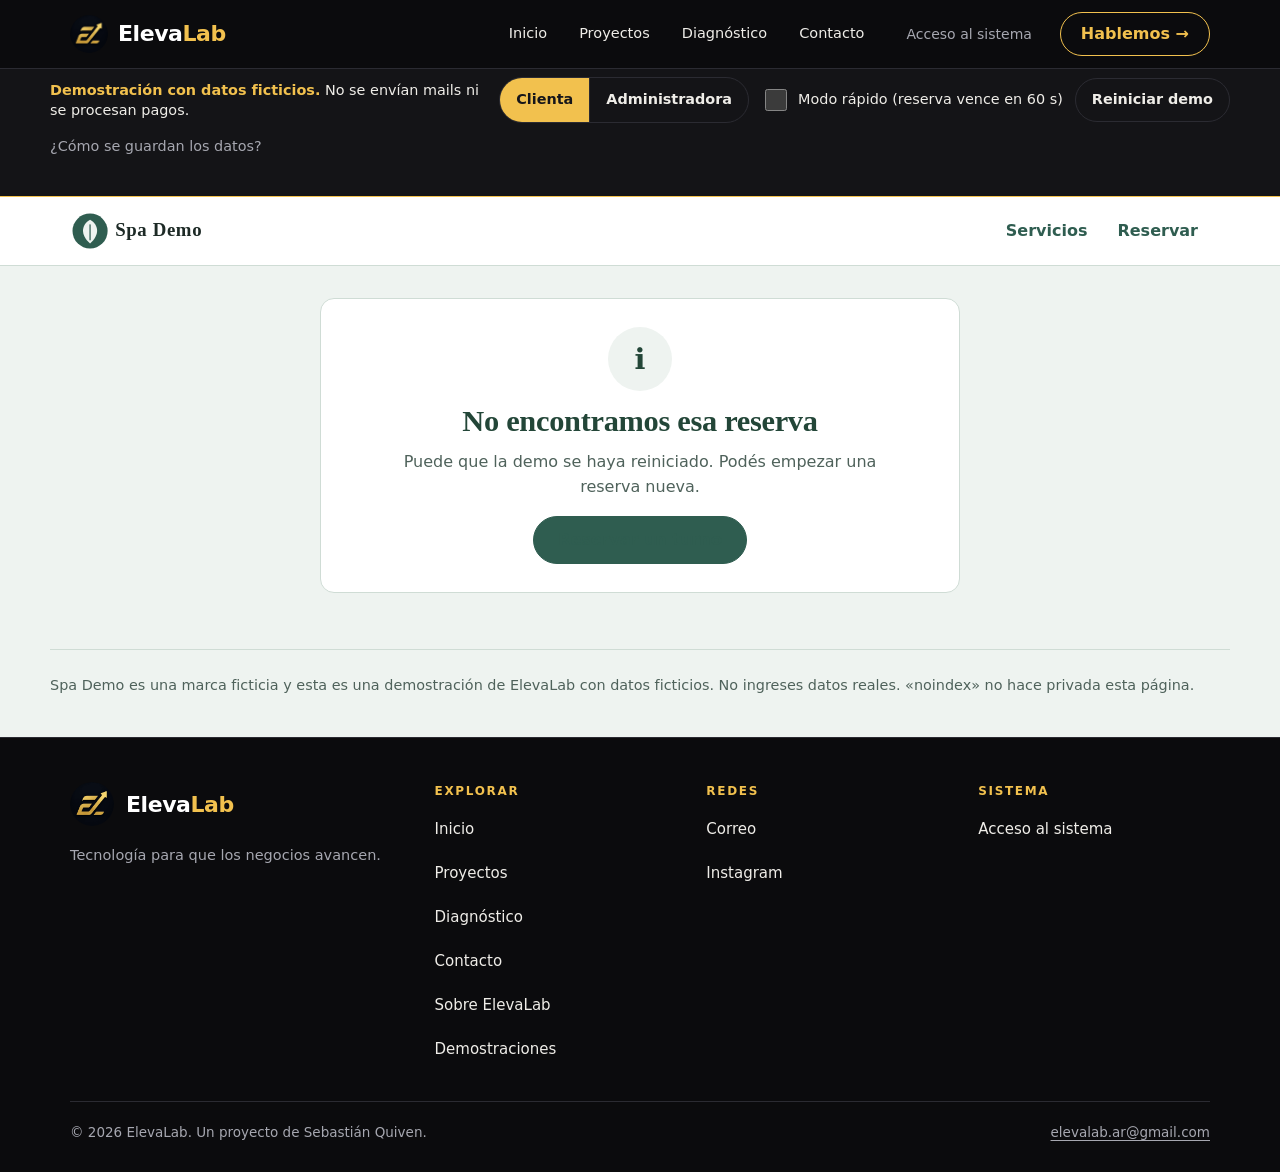
<file: spa/cliente/turno/index.html>
<!doctype html>
<html lang="es">
<head>
  <meta charset="utf-8">
  <meta name="viewport" content="width=device-width, initial-scale=1, viewport-fit=cover">
  <meta name="robots" content="noindex, nofollow">
  <title>Estado de tu reserva · Spa Demo (demostración)</title>
  <meta name="theme-color" content="#234638">
  <link rel="icon" type="image/svg+xml" href="../../img/spa-demo-marca.svg">
  <link rel="stylesheet" href="../../../assets/css/elevalab-tokens.css">
  <link rel="stylesheet" href="../../../assets/css/base.css">
  <link rel="stylesheet" href="../../../assets/css/sitio-elevalab.css">
  <link rel="stylesheet" href="../../../assets/css/demo-shell.css">
  <link rel="stylesheet" href="../../css/marca-spa.css">
  <link rel="stylesheet" href="../../css/cliente.css">
  <link rel="stylesheet" href="../../css/turno.css">
</head>
<body class="vista-cliente">
  <div id="sitio-cabecera"></div>
  <div id="demo-shell"></div>

  <div class="spa-pagina">
    <div class="spa-cabecera" role="region" aria-label="Cabecera de Spa Demo">
      <div class="contenedor">
        <a href="../index.html" aria-label="Spa Demo, ir al inicio"><img src="../../img/spa-demo-logo.svg" alt="Spa Demo (marca ficticia)"></a>
        <nav aria-label="Secciones">
          <a href="../index.html#servicios">Servicios</a>
          <a href="../index.html#reserva">Reservar</a>
        </nav>
      </div>
    </div>

    <main class="turno-pagina" id="contenido">
      <div class="contenedor">
        <div id="estado-turno"></div>
        <noscript><p>Para usar la demostración hace falta JavaScript.</p></noscript>
      </div>
    </main>

    <div class="contenedor spa-pie" role="region" aria-label="Aviso de la demostración">
      Spa Demo es una marca ficticia y esta es una demostración de ElevaLab con datos ficticios.
      No ingreses datos reales. «noindex» no hace privada esta página.
    </div>
  </div>

  <div id="sitio-pie"></div>

  <script src="../../js/core/config-demo.js"></script>
  <script src="../../js/core/tiempo.js"></script>
  <script src="../../js/core/estados.js"></script>
  <script src="../../js/core/disponibilidad.js"></script>
  <script src="../../js/core/reservas.js"></script>
  <script src="../../js/core/ics.js"></script>
  <script src="../../js/core/semillas.js"></script>
  <script src="../../js/core/almacen.js"></script>
  <script src="../../../assets/js/demo-shell.js"></script>
  <script src="../../../assets/js/sitio-elevalab.js"></script>
  <script src="../../js/cliente/retorno.js"></script>
  <script>
    (function () {
      var ED = window.ElevaDemo;
      ED.sitio.montar({ cabecera: 'sitio-cabecera', pie: 'sitio-pie', logo: '../../../assets/img/logo-dorado-160.png', demos: '../../../index.html', saltarA: 'contenido' });
      var almacen = ED.almacen.crear({ storage: ED.almacen.obtenerStorage(), ventana: window });
      ED.shell.montar({ destino: 'demo-shell', vista: 'cliente', rutas: { cliente: '../index.html', admin: '../../admin/index.html' }, almacen: almacen });
      ED.retorno.montar({ almacen: almacen, destino: 'estado-turno', pago: '../pago/index.html', inicio: '../index.html#reserva' });
    })();
  </script>
</body>
</html>
</file>
<file: assets/css/elevalab-tokens.css>
/* ElevaLab · identidad visual (variables)
   Copia propia de las variables de elevalab.com.ar (assets/css/style.css, rediseño V2).
   Se duplican a propósito: así un cambio en la web institucional no rompe las demos.
   Si la identidad de ElevaLab cambia, actualizar acá a mano.
   Tipografía: la del sistema (sin Google Fonts ni archivos externos). */
:root {
  --negro: #0b0b0d;
  --carbon: #141417;
  --carbon-2: #1c1c21;
  --linea: #2b2b32;
  --blanco: #ffffff;
  --texto: #efede8;
  --apagado: #a6a7b0;
  --oro: #f2c14e;
  --oro-claro: #ffd980;
  --oro-texto: #8a6200;
  --claro: #f3f2ee;
  --claro-texto: #16161a;
  --claro-apagado: #55565e;
  --claro-linea: #e2e0d8;
  --ok: #7ad19b;
  --error: #ff8f8f;

  --fuente: system-ui, -apple-system, 'Segoe UI', Roboto, 'Helvetica Neue', Arial, sans-serif;
  --fuente-mono: ui-monospace, SFMono-Regular, Menlo, Consolas, monospace;
  --contenedor: 1180px;
  --pad: 20px;
  --radio: 14px;
  --toque: 48px;
  color-scheme: dark;
}
</file>
<file: assets/css/base.css>
/* ElevaLab · base común de las demos (reinicio, tipografía, botones, tarjetas)
   Depende de: elevalab-tokens.css (cargarlo antes). */
*, *::before, *::after { box-sizing: border-box; }
html { -webkit-text-size-adjust: 100%; }
body {
  margin: 0; background: var(--negro); color: var(--texto);
  font-family: var(--fuente); font-size: 1rem; line-height: 1.6;
  padding-bottom: env(safe-area-inset-bottom, 0px);
}
img, svg { max-width: 100%; height: auto; }
h1, h2, h3 { line-height: 1.2; margin: 0 0 .5em; letter-spacing: -.01em; }
h1 { font-size: clamp(1.7rem, 5vw, 2.6rem); }
h2 { font-size: clamp(1.25rem, 3.4vw, 1.6rem); }
h3 { font-size: 1.1rem; }
p { margin: 0 0 1em; }
a { color: var(--oro); text-underline-offset: 3px; }
a:hover { color: var(--oro-claro); }
:focus-visible { outline: 2px solid var(--oro); outline-offset: 3px; border-radius: 4px; }
[hidden] { display: none !important; }
.sr-only { position: absolute; width: 1px; height: 1px; overflow: hidden; clip: rect(0 0 0 0); white-space: nowrap; }

.contenedor { width: 100%; max-width: var(--contenedor); margin: 0 auto; padding: 0 var(--pad); }
.seccion { padding: 32px 0; }
.apagado { color: var(--apagado); }
.pequeno { font-size: .9rem; }

.cabecera { border-bottom: 1px solid var(--linea); background: var(--carbon); }
.cabecera .contenedor { display: flex; align-items: center; gap: 12px; min-height: 64px; }
.cabecera img { width: 36px; height: 36px; }
.cabecera .marca { font-weight: 700; color: var(--texto); text-decoration: none; letter-spacing: .01em; }

.btn {
  display: inline-flex; align-items: center; justify-content: center; gap: 8px;
  min-height: var(--toque); padding: 0 22px; border-radius: 999px; cursor: pointer;
  font: inherit; font-weight: 600; text-decoration: none;
  border: 1px solid var(--linea); background: var(--carbon-2); color: var(--texto);
}
.btn:hover { border-color: var(--oro); color: var(--texto); }
.btn-oro { background: var(--oro); border-color: var(--oro); color: #16161a; }
.btn-oro:hover { background: var(--oro-claro); border-color: var(--oro-claro); color: #16161a; }
.btn[aria-disabled="true"] { opacity: .5; cursor: not-allowed; }

.tarjeta { background: var(--carbon); border: 1px solid var(--linea); border-radius: var(--radio); padding: 22px; }
.rejilla { display: grid; gap: 16px; grid-template-columns: repeat(auto-fit, minmax(min(100%, 300px), 1fr)); }
.etiqueta {
  display: inline-block; padding: 2px 10px; border-radius: 999px; font-size: .78rem; font-weight: 700;
  letter-spacing: .04em; text-transform: uppercase; border: 1px solid var(--oro); color: var(--oro);
}
.aviso-pie { border-top: 1px solid var(--linea); color: var(--apagado); font-size: .9rem; padding: 24px 0 32px; }

@media (prefers-reduced-motion: reduce) { * { animation: none !important; transition: none !important; scroll-behavior: auto !important; } }
</file>
<file: assets/css/sitio-elevalab.css>
/* ElevaLab · marco del sitio dentro de las demos (barra superior y pie)
   Copia propia, con prefijo «sitio-», de las reglas de la barra y del pie de elevalab.com.ar
   (elevalab-web/assets/css/style.css). Se duplica a propósito: así las demos no cargan nada de otro sitio.
   Si cambia el aspecto de la barra o del pie de la web principal, actualizar acá a mano.
   Depende de: assets/css/elevalab-tokens.css (cargarlo antes). */
.sitio-skip { position: absolute; left: 12px; top: -80px; z-index: 100; background: var(--oro); color: #111; padding: 12px 16px; font-weight: 700; text-decoration: none; border-radius: 8px; }
.sitio-skip:focus { top: 12px; }
.sitio-contenedor { width: 100%; max-width: var(--contenedor); margin: 0 auto; padding: 0 var(--pad); }

/* barra superior */
.sitio-nav, .sitio-pie { font-family: var(--fuente); font-size: 16px; line-height: 1.6; color: var(--texto); background: var(--negro); }
.sitio-nav { position: relative; z-index: 60; border-bottom: 1px solid var(--linea); }
.sitio-nav .sitio-contenedor { display: flex; align-items: center; justify-content: space-between; min-height: 68px; }
.sitio-marca { display: inline-flex; align-items: center; gap: 10px; text-decoration: none; font-size: 22px; font-weight: 700; letter-spacing: -0.02em; color: var(--blanco); min-height: var(--toque); }
.sitio-marca img { display: block; width: 38px; height: 38px; border-radius: 50%; }
.sitio-marca b, .sitio-pie-marca b { color: var(--oro); font-weight: 700; }
.sitio-btn-menu { width: var(--toque); height: var(--toque); display: inline-flex; align-items: center; justify-content: center; background: transparent; color: var(--texto); border: 1.5px solid var(--linea); border-radius: 12px; cursor: pointer; }
.sitio-btn-menu:hover { border-color: var(--oro); }
.sitio-enlaces { display: none; position: absolute; left: 0; right: 0; top: 100%; background: var(--negro); border-bottom: 1px solid var(--linea); padding: 8px var(--pad) 24px; box-shadow: 0 24px 40px rgba(0, 0, 0, .5); }
.sitio-enlaces.abierto { display: block; }
.sitio-enlaces a { display: flex; align-items: center; min-height: 56px; font-size: 18px; font-weight: 600; text-decoration: none; color: var(--texto); border-bottom: 1px solid var(--linea); }
.sitio-enlaces a.sitio-acceso { font-size: 15px; font-weight: 500; color: var(--apagado); }
.sitio-enlaces a.sitio-cta { margin-top: 20px; justify-content: center; border: 0; min-height: 52px; font-size: 16px; color: var(--oro); }
.sitio-nav :focus-visible, .sitio-pie :focus-visible, .sitio-skip:focus-visible { outline: 3px solid var(--oro); outline-offset: 3px; border-radius: 4px; }
@media (min-width: 900px) {
  .sitio-btn-menu { display: none; }
  .sitio-enlaces { display: flex; position: static; align-items: center; gap: 4px; background: transparent; border: 0; box-shadow: none; padding: 0; }
  .sitio-enlaces a { min-height: 44px; padding: 0 14px; font-size: 14.5px; font-weight: 500; border: 0; color: var(--texto); border-radius: 8px; }
  .sitio-enlaces a:hover { color: var(--oro); }
  .sitio-enlaces a.sitio-acceso { font-size: 14px; margin-left: 10px; color: var(--apagado); }
  .sitio-enlaces a.sitio-cta { margin: 0 0 0 10px; padding: 0 20px; min-height: 44px; border: 1.5px solid var(--oro); color: var(--oro); border-radius: 999px; font-weight: 700; }
  .sitio-enlaces a.sitio-cta:hover { background: rgba(242, 193, 78, .12); }
}

/* pie */
.sitio-pie { border-top: 1px solid var(--linea); padding: 44px 0 28px; }
.sitio-pie ul { list-style: none; margin: 0; padding: 0; }
.sitio-pie-grid { display: grid; gap: 30px; }
.sitio-pie-marca { display: inline-flex; align-items: center; gap: 12px; text-decoration: none; font-size: 22px; font-weight: 700; color: #fff; letter-spacing: -0.02em; }
.sitio-pie-marca img { display: block; width: 44px; height: 44px; border-radius: 50%; }
.sitio-pie-frase { margin: 10px 0 0; color: var(--apagado); font-size: 14.5px; }
.sitio-pie-tit { margin: 0 0 6px; font-size: 12px; font-weight: 700; letter-spacing: .14em; text-transform: uppercase; color: var(--oro); line-height: 1.6; }
.sitio-pie ul a { display: flex; align-items: center; min-height: 44px; color: var(--texto); text-decoration: none; font-size: 15px; }
.sitio-pie ul a:hover { color: var(--oro); }
.sitio-pie-base { display: flex; flex-direction: column; gap: 6px; margin-top: 30px; padding-top: 20px; border-top: 1px solid var(--linea); font-size: 13.5px; color: var(--apagado); }
.sitio-pie-base a { color: var(--apagado); text-underline-offset: 3px; }
@media (min-width: 800px) { .sitio-pie-grid { grid-template-columns: 1.4fr 1fr 1fr 1fr; gap: 40px; } .sitio-pie-base { flex-direction: row; justify-content: space-between; } }
</file>
<file: assets/css/demo-shell.css>
/* ElevaLab · marco general de las demos (barra de aviso, selector de vista, reinicio)
   Depende de: elevalab-tokens.css y base.css. Lo usa assets/js/demo-shell.js. */
.demo-barra {
  background: var(--carbon); border-bottom: 1px solid var(--oro);
  padding: calc(env(safe-area-inset-top, 0px) + 8px) var(--pad) 8px;
  font-size: .9rem;
}
.demo-barra-interno { max-width: var(--contenedor); margin: 0 auto; display: flex; flex-wrap: wrap; align-items: center; gap: 8px 16px; }
/* El contenedor es el que queda fijo (si lo fuera la barra sola, no podría salirse de su contenedor). Solo en pantallas anchas. */
@media (min-width: 561px) { #demo-shell { position: sticky; top: 0; z-index: 50; } }
.demo-aviso { margin: 0; flex: 1 1 260px; line-height: 1.4; }
.demo-aviso strong { color: var(--oro); }
.demo-controles { display: flex; flex-wrap: wrap; align-items: center; gap: 8px 12px; }

.demo-vistas { display: inline-flex; border: 1px solid var(--linea); border-radius: 999px; overflow: hidden; }
.demo-vista {
  display: inline-flex; align-items: center; min-height: 44px; padding: 0 16px;
  color: var(--texto); text-decoration: none; background: transparent; font-weight: 600;
}
.demo-vista + .demo-vista { border-left: 1px solid var(--linea); }
.demo-vista[aria-current="page"] { background: var(--oro); color: #16161a; }
.demo-vista[aria-disabled="true"] { color: var(--apagado); cursor: not-allowed; }

.demo-rapido { display: inline-flex; align-items: center; gap: 8px; min-height: 44px; cursor: pointer; }
.demo-rapido input { width: 22px; height: 22px; accent-color: var(--oro); }
.demo-reiniciar {
  min-height: 44px; padding: 0 16px; border-radius: 999px; cursor: pointer; font: inherit; font-weight: 600;
  background: transparent; color: var(--texto); border: 1px solid var(--linea);
}
.demo-reiniciar:hover { border-color: var(--oro); }
.demo-reiniciar[data-confirmar="si"] { background: var(--error); color: #16161a; border-color: var(--error); }

.demo-info { flex: 1 1 100%; }
.demo-info summary { cursor: pointer; min-height: 32px; display: inline-flex; align-items: center; color: var(--apagado); }
.demo-info p { margin: 6px 0 0; color: var(--apagado); max-width: 70ch; }
.demo-alerta { flex: 1 1 100%; margin: 0; padding: 8px 12px; border-radius: 8px; background: #3a2c0a; color: var(--oro-claro); }
.demo-mensaje { flex: 1 1 100%; margin: 0; color: var(--ok); min-height: 1.2em; }

@media (max-width: 560px) {
  /* En celular la barra es alta: no queda fija para no tapar el contenido. */
  .demo-controles { width: 100%; }
  .demo-vistas { width: 100%; }
  .demo-vista { flex: 1 1 50%; justify-content: center; }
}
</file>
<file: spa/css/marca-spa.css>
/* Spa Demo · marca FICTICIA (provisional)
   Paleta y tipografía propias, distintas de cualquier negocio real. Se usa en las pantallas del spa de la demo.
   La barra de la demo y el resto del repo usan la identidad de ElevaLab (assets/css/elevalab-tokens.css). */
:root {
  --spa-fondo: #eef3f0;
  --spa-superficie: #ffffff;
  --spa-primario: #2f5d50;
  --spa-primario-oscuro: #234638;
  --spa-acento: #8fc3b3;
  --spa-texto: #1d2a26;
  --spa-apagado: #4f625b;
  --spa-linea: #cfdcd5;
  --spa-fuente: system-ui, -apple-system, 'Segoe UI', Roboto, 'Helvetica Neue', Arial, sans-serif;
  --spa-fuente-titulo: ui-serif, Georgia, Cambria, 'Times New Roman', serif;
}
.spa-lienzo { background: var(--spa-fondo); color: var(--spa-texto); font-family: var(--spa-fuente); border-radius: var(--radio); padding: 24px; }
.spa-lienzo h2, .spa-lienzo h3 { font-family: var(--spa-fuente-titulo); font-weight: 600; color: var(--spa-primario-oscuro); }
.spa-lienzo p { color: var(--spa-apagado); }
.spa-logo { display: block; width: min(260px, 100%); height: auto; margin-bottom: 16px; }
.spa-paleta { display: grid; grid-template-columns: repeat(auto-fit, minmax(110px, 1fr)); gap: 10px; margin: 16px 0; padding: 0; list-style: none; }
.spa-muestra { border: 1px solid var(--spa-linea); border-radius: 10px; overflow: hidden; background: var(--spa-superficie); font-size: .82rem; }
.spa-muestra i { display: block; height: 44px; }
.spa-muestra span { display: block; padding: 6px 8px; color: var(--spa-texto); }
.spa-boton { display: inline-flex; align-items: center; min-height: var(--toque); padding: 0 22px; border-radius: 999px; border: 0; background: var(--spa-primario); color: #fff; font: inherit; font-weight: 600; }
</file>
<file: spa/css/admin.css>
/* Spa Demo · panel de administración
   Mobile-first: en celular la navegación queda abajo; en pantallas anchas pasa arriba, debajo de la cabecera.
   Usa la marca ficticia del spa. Depende de: assets/css/elevalab-tokens.css, base.css, demo-shell.css y css/marca-spa.css. */
body.vista-admin { background: var(--spa-fondo); }
.adm { display: flex; flex-direction: column; min-height: 100vh; color: var(--spa-texto); font-family: var(--spa-fuente); }
.adm a { color: var(--spa-primario); }
.adm :focus-visible, .adm-login :focus-visible { outline: 3px solid var(--spa-primario); outline-offset: 3px; }
.adm h1, .adm h2, .adm h3, .adm-login h1 { font-family: var(--spa-fuente-titulo); color: var(--spa-primario-oscuro); font-weight: 600; }
.adm .apagado, .adm-login .apagado { color: var(--spa-apagado); }
.adm .pequeno, .adm-login .pequeno { font-size: .9rem; }

/* cabecera */
.adm-cab { order: 1; background: var(--spa-superficie); border-bottom: 1px solid var(--spa-linea); }
.adm-cab .contenedor { display: flex; align-items: center; justify-content: space-between; gap: 12px; min-height: 64px; }
.adm-marca { display: flex; align-items: center; gap: 12px; min-width: 0; }
.adm-marca img { display: block; height: 36px; width: auto; flex: none; }
.adm-marca span { font-weight: 700; color: var(--spa-primario-oscuro); }
.adm-btn { display: inline-flex; align-items: center; justify-content: center; min-height: 44px; padding: 0 20px; border-radius: 999px; font: inherit; font-weight: 600; cursor: pointer; border: 1px solid var(--spa-primario); background: var(--spa-primario); color: #fff; text-decoration: none; }
.adm-btn:hover { background: var(--spa-primario-oscuro); color: #fff; }
.adm-btn-sec { background: transparent; color: var(--spa-primario-oscuro); }
.adm-btn-sec:hover { background: var(--spa-fondo); color: var(--spa-primario-oscuro); }

/* navegación */
.adm-nav { display: flex; background: var(--spa-superficie); border-top: 1px solid var(--spa-linea); }
.adm-nav a { flex: 1 1 0; display: flex; align-items: center; justify-content: center; min-height: 56px; font-weight: 600; text-decoration: none; color: var(--spa-apagado); border-top: 3px solid transparent; }
.adm-nav a[aria-current="page"] { color: var(--spa-primario-oscuro); border-top-color: var(--spa-primario); background: var(--spa-fondo); }
@media (max-width: 799px) {
  .adm-nav { position: fixed; left: 0; right: 0; bottom: 0; z-index: 40; padding-bottom: env(safe-area-inset-bottom, 0px); }
  .adm-main { padding-bottom: calc(96px + env(safe-area-inset-bottom, 0px)); }
}
@media (min-width: 800px) {
  .adm-nav { order: 2; border-top: 0; border-bottom: 1px solid var(--spa-linea); justify-content: center; }
  .adm-nav a { flex: 0 0 180px; border-top: 0; border-bottom: 3px solid transparent; min-height: 52px; }
  .adm-nav a[aria-current="page"] { border-bottom-color: var(--spa-primario); }
}

/* contenido */
.adm-main { order: 3; flex: 1 1 auto; padding: 24px 0 32px; }
.adm-main:focus { outline: none; }
.adm-titulo { margin: 0 0 .2em; font-size: clamp(1.4rem, 4vw, 1.9rem); }
.adm-titulo:focus { outline: none; }
.adm-grilla { display: grid; gap: 16px; margin-top: 16px; grid-template-columns: repeat(auto-fit, minmax(min(100%, 320px), 1fr)); }
.adm-tarjeta { background: var(--spa-superficie); border: 1px solid var(--spa-linea); border-radius: var(--radio); padding: 20px; }
.adm-tarjeta h2 { margin: 0 0 .5em; font-size: 1.1rem; }
.adm-numero { font-family: var(--spa-fuente-titulo); font-size: 2.8rem; line-height: 1; margin: 0 0 6px; color: var(--spa-primario-oscuro); }
.adm-detalle { margin: 0; color: var(--spa-apagado); }

/* lista de turnos */
.adm-lista { list-style: none; margin: 0; padding: 0; }
.adm-item { padding: 12px 0; border-top: 1px solid var(--spa-linea); display: grid; gap: 4px; }
.adm-item:first-child { border-top: 0; padding-top: 0; }
.adm-item-hora { font-weight: 700; }
.adm-item-sub { color: var(--spa-apagado); font-size: .95rem; overflow-wrap: anywhere; }
.adm-etiquetas { display: flex; flex-wrap: wrap; gap: 6px; margin-top: 2px; }
.adm-insignia { display: inline-block; padding: 2px 10px; border-radius: 999px; font-size: .8rem; font-weight: 700; border: 1px solid transparent; }
.adm-insignia.pagada { background: #e1f0e8; color: #1f5a3d; border-color: #b5d6c4; }
.adm-insignia.devuelta, .adm-insignia.retenida { background: #fdf3d8; color: #6b4a00; border-color: #ead9a6; }
.adm-insignia.origen { background: transparent; color: var(--spa-apagado); border-color: var(--spa-linea); font-weight: 600; }
.adm-vacio { color: var(--spa-apagado); margin: 0; }

/* ingreso */
.adm-login { min-height: 70vh; display: grid; place-items: center; padding: 24px var(--pad); color: var(--spa-texto); font-family: var(--spa-fuente); }
.adm-login-caja { width: 100%; max-width: 440px; background: var(--spa-superficie); border: 1px solid var(--spa-linea); border-radius: var(--radio); padding: 28px 24px; text-align: center; }
.adm-login-caja img { display: block; width: min(220px, 80%); height: auto; margin: 0 auto 16px; }
.adm-login-caja h1 { margin: 0 0 .4em; font-size: 1.6rem; }
.adm-login-caja p { color: var(--spa-apagado); }
.adm-login-caja .adm-btn { width: 100%; min-height: var(--toque); }
.adm-login-caja a { color: var(--spa-primario); }

/* enlace dentro de una lista */
.enlace-adm { justify-self: start; min-height: 44px; padding: 0; background: none; border: 0; font: inherit; color: var(--spa-primario); text-decoration: underline; cursor: pointer; }

/* Turnos: navegación por día */
.adm-dia-nav { display: flex; flex-wrap: wrap; align-items: center; gap: 8px; margin: 12px 0 8px; }
.adm-nav-btn { width: 44px; height: 44px; border-radius: 50%; border: 1px solid var(--spa-linea); background: var(--spa-superficie); color: var(--spa-primario-oscuro); font-size: 1.4rem; line-height: 1; cursor: pointer; }
.adm-nav-btn:hover:not(:disabled) { background: var(--spa-fondo); }
.adm-nav-btn:disabled, .adm-btn:disabled { opacity: .4; cursor: not-allowed; }
.adm-fecha input { min-height: 44px; padding: 0 12px; border-radius: 10px; border: 1px solid #8fa39b; background: #fff; color: var(--spa-texto); font: inherit; font-size: 1rem; }
.adm-btn-chico { min-height: 44px; padding: 0 16px; }
.adm-dia-titulo { margin: 8px 0 4px; font-size: 1.25rem; }
.adm-dia-titulo:focus { outline: none; }
.adm-mensaje { margin: 8px 0; padding: 10px 14px; border-radius: 10px; background: #e1f0e8; color: #1f5a3d; font-weight: 600; }

/* filtros */
.adm-filtros { display: flex; flex-wrap: wrap; gap: 8px; margin: 12px 0 16px; }
.adm-filtro { min-height: 44px; padding: 0 16px; border-radius: 999px; border: 1px solid var(--spa-linea); background: var(--spa-superficie); color: var(--spa-texto); font: inherit; font-weight: 600; cursor: pointer; }
.adm-filtro:hover { border-color: var(--spa-primario); }
.adm-filtro.activo { background: var(--spa-primario); border-color: var(--spa-primario); color: #fff; }

/* tarjetas de turno */
.adm-turnos { display: grid; gap: 12px; grid-template-columns: repeat(auto-fill, minmax(min(100%, 340px), 1fr)); }
.adm-turno { background: var(--spa-superficie); border: 1px solid var(--spa-linea); border-radius: var(--radio); padding: 16px 18px; }
.adm-turno-cab { display: flex; flex-wrap: wrap; align-items: center; justify-content: space-between; gap: 8px; margin-bottom: 6px; }
.adm-turno-hora { font-weight: 700; font-size: 1.05rem; }
.adm-turno-serv { margin: 0 0 4px; font-weight: 600; }
.adm-turno-sub { margin: 0 0 8px; color: var(--spa-apagado); font-size: .95rem; overflow-wrap: anywhere; }
.adm-turno-nota { margin: 8px 0 0; color: var(--spa-apagado); font-size: .92rem; }
.adm-turno-acciones { margin-top: 12px; }
.adm-estado { display: inline-block; padding: 2px 12px; border-radius: 999px; font-size: .82rem; font-weight: 700; }
.adm-estado.confirmado { background: #e1f0e8; color: #1f5a3d; }
.adm-estado.finalizado { background: #e5e9e7; color: #3d4a45; }
.adm-estado.cancelado { background: #f6e2e2; color: #7a2323; }
.adm-estado.en_revision { background: #fdf3d8; color: #6b4a00; }

/* ventana de confirmación */
.adm-modal-fondo { position: fixed; inset: 0; z-index: 100; background: rgba(15, 25, 21, .6); display: grid; place-items: center; padding: 16px; overflow-y: auto; }
.adm-modal { width: 100%; max-width: 520px; background: #fff; color: var(--spa-texto); font-family: var(--spa-fuente); border-radius: var(--radio); padding: 24px; box-shadow: 0 20px 50px rgba(0, 0, 0, .35); }
.adm-modal :focus-visible { outline: 3px solid var(--spa-primario); outline-offset: 3px; }
.adm-modal h3 { font-family: var(--spa-fuente-titulo); color: var(--spa-primario-oscuro); margin: 0 0 .4em; }
.adm-modal h3:focus { outline: none; }
.adm-modal-resumen { color: var(--spa-apagado); overflow-wrap: anywhere; }
.adm-opciones { border: 1px solid var(--spa-linea); border-radius: 12px; margin: 12px 0; padding: 8px 14px 6px; }
.adm-opciones legend { font-weight: 700; padding: 0 6px; }
.adm-opcion { display: flex; align-items: flex-start; gap: 12px; min-height: 48px; padding: 10px 4px; cursor: pointer; border-radius: 10px; }
.adm-opcion:hover { background: var(--spa-fondo); }
.adm-opcion input { flex: 0 0 22px; width: 22px; height: 22px; margin-top: 2px; accent-color: var(--spa-primario); }
.adm-opcion-txt { display: grid; gap: 2px; }
.adm-opcion-desc { color: var(--spa-apagado); font-size: .92rem; }
.adm-error { margin: 8px 0 0; color: #8a2d2d; font-weight: 600; }
.adm-modal-botones { display: flex; flex-wrap: wrap; gap: 12px; justify-content: flex-end; margin-top: 18px; }
.adm-btn-peligro { background: #8a2d2d; border-color: #8a2d2d; }
.adm-btn-peligro:hover:not(:disabled) { background: #6e2222; border-color: #6e2222; }

/* en celular la navegación del panel queda fija abajo: el pie del sitio necesita aire para no quedar tapado */
@media (max-width: 799px) { body.vista-admin #sitio-pie { padding-bottom: calc(72px + env(safe-area-inset-bottom, 0px)); background: var(--negro); } }
</file>
<file: spa/css/cliente.css>
/* Spa Demo · vista de la clienta
   Estilos de la portada y del asistente de reserva, con la marca ficticia del spa.
   Depende de: assets/css/elevalab-tokens.css, base.css, demo-shell.css y css/marca-spa.css (cargarlos antes). */
body.vista-cliente { background: var(--spa-fondo); }
.spa-pagina { color: var(--spa-texto); font-family: var(--spa-fuente); }
.spa-pagina a { color: var(--spa-primario); }
.spa-pagina a:hover { color: var(--spa-primario-oscuro); }
.spa-pagina :focus-visible { outline: 3px solid var(--spa-primario); outline-offset: 3px; }
.spa-pagina h1, .spa-pagina h2, .spa-pagina h3, .spa-pagina h4 { font-family: var(--spa-fuente-titulo); color: var(--spa-primario-oscuro); font-weight: 600; }
.spa-pagina .apagado { color: var(--spa-apagado); }

/* cabecera */
.spa-cabecera { background: var(--spa-superficie); border-bottom: 1px solid var(--spa-linea); }
.spa-cabecera .contenedor { display: flex; align-items: center; justify-content: space-between; gap: 16px; min-height: 68px; }
.spa-cabecera img { display: block; height: 40px; width: auto; }
.spa-cabecera nav { display: flex; gap: 6px; }
.spa-cabecera nav a { display: inline-flex; align-items: center; min-height: 44px; padding: 0 12px; text-decoration: none; font-weight: 600; border-radius: 999px; }

/* portada (sin fotos: degradado propio) */
.spa-hero {
  position: relative; overflow: hidden; color: #fff;
  background: linear-gradient(135deg, #234638 0%, #3f7566 100%);
}
.spa-hero::before, .spa-hero::after { content: ""; position: absolute; border-radius: 50%; background: rgba(143, 195, 179, .22); pointer-events: none; }
.spa-hero::before { width: 360px; height: 360px; right: -90px; top: -120px; }
.spa-hero::after { width: 220px; height: 220px; right: 18%; bottom: -110px; }
.spa-hero .contenedor { position: relative; padding-top: 56px; padding-bottom: 56px; }
.spa-hero h1 { font-family: var(--spa-fuente-titulo); font-weight: 600; max-width: 18ch; margin-bottom: .4em; color: #fff; }
.spa-hero p { max-width: 52ch; color: #e6f1ec; font-size: 1.1rem; }
.spa-hero .btn-spa { background: #fff; color: var(--spa-primario-oscuro); }
.spa-hero .btn-spa:hover { background: var(--spa-fondo); }
.spa-hero :focus-visible { outline-color: #fff; }

/* botones */
.btn-spa, .btn-spa-sec {
  display: inline-flex; align-items: center; justify-content: center; min-height: var(--toque); padding: 0 24px;
  border-radius: 999px; font: inherit; font-weight: 600; text-decoration: none; cursor: pointer; border: 1px solid var(--spa-primario);
}
.btn-spa { background: var(--spa-primario); color: #fff; }
.btn-spa:hover { background: var(--spa-primario-oscuro); color: #fff; }
.btn-spa-sec { background: transparent; color: var(--spa-primario-oscuro); }
.btn-spa-sec:hover { background: #fff; }
.btn-spa:disabled { background: #b9c8c1; border-color: #b9c8c1; color: #fff; cursor: not-allowed; }
.enlace { background: none; border: 0; padding: 0 4px; min-height: 44px; font: inherit; color: var(--spa-primario); text-decoration: underline; cursor: pointer; }

/* servicios de la portada */
.srv-rejilla { display: grid; gap: 16px; grid-template-columns: repeat(auto-fit, minmax(min(100%, 320px), 1fr)); }
.srv-grupo { background: var(--spa-superficie); border: 1px solid var(--spa-linea); border-radius: var(--radio); padding: 22px; }
.srv-lista { list-style: none; margin: 0; padding: 0; }
.srv-lista li { display: grid; gap: 2px; padding: 10px 0; border-top: 1px solid var(--spa-linea); }
.srv-lista li:first-child { border-top: 0; }
.srv-desc { color: var(--spa-apagado); font-size: .92rem; }

/* asistente */
.pasos { list-style: none; display: flex; flex-wrap: wrap; gap: 8px; margin: 0 0 20px; padding: 0; }
.paso { display: inline-flex; align-items: center; gap: 8px; padding: 6px 14px 6px 6px; border-radius: 999px; border: 1px solid var(--spa-linea); background: var(--spa-superficie); font-size: .92rem; color: var(--spa-apagado); }
.paso-num { display: inline-grid; place-items: center; width: 26px; height: 26px; border-radius: 50%; background: var(--spa-linea); color: var(--spa-texto); font-weight: 700; font-size: .85rem; }
.paso.actual { border-color: var(--spa-primario); color: var(--spa-primario-oscuro); font-weight: 700; }
.paso.actual .paso-num { background: var(--spa-primario); color: #fff; }
.paso.hecho .paso-num { background: var(--spa-acento); color: var(--spa-primario-oscuro); }
@media (max-width: 560px) { .paso:not(.actual) .paso-nombre { display: none; } .paso:not(.actual) { padding-right: 6px; } }

.reserva-rejilla { display: grid; gap: 20px; align-items: start; }
@media (min-width: 900px) { .reserva-rejilla { grid-template-columns: minmax(0, 1fr) 340px; } .resumen { position: sticky; top: 16px; } }
.panel, .resumen { background: var(--spa-superficie); border: 1px solid var(--spa-linea); border-radius: var(--radio); padding: 22px; }
.panel-titulo { margin-bottom: .3em; }
.panel-titulo:focus { outline: none; }
.panel-nav { display: flex; flex-wrap: wrap; gap: 12px; justify-content: flex-end; margin-top: 24px; }
.aviso-ui { min-height: 1.4em; margin: 0 0 8px; color: #8a2d2d; font-weight: 600; }
.pequeno { font-size: .9rem; }

/* calendario */
.cal { max-width: 440px; margin-bottom: 20px; }
.cal-cab { display: flex; align-items: center; justify-content: space-between; margin-bottom: 8px; }
.cal-mes { margin: 0; font-weight: 700; font-size: 1.1rem; }
.cal-nav { width: 44px; height: 44px; border-radius: 50%; border: 1px solid var(--spa-linea); background: var(--spa-superficie); color: var(--spa-primario-oscuro); font-size: 1.4rem; line-height: 1; cursor: pointer; }
.cal-nav:hover:not(:disabled) { background: var(--spa-fondo); }
.cal-nav:disabled { opacity: .35; cursor: not-allowed; }
.cal-semana, .cal-grilla { display: grid; grid-template-columns: repeat(7, 1fr); gap: 4px; }
.cal-semana span { text-align: center; font-size: .78rem; text-transform: uppercase; letter-spacing: .04em; color: var(--spa-apagado); padding: 4px 0; }
.cal-dia { min-height: 44px; border-radius: 10px; border: 1px solid var(--spa-linea); background: var(--spa-superficie); color: var(--spa-texto); font: inherit; font-weight: 600; cursor: pointer; }
.cal-dia:hover:not(:disabled) { border-color: var(--spa-primario); }
.cal-dia:disabled { background: transparent; border-color: transparent; color: #8a9a93; cursor: not-allowed; font-weight: 400; }
.cal-dia.hoy { box-shadow: inset 0 -3px 0 var(--spa-acento); }
.cal-dia.elegido { background: var(--spa-primario); border-color: var(--spa-primario); color: #fff; }

/* horarios */
.horarios-titulo { margin: 0 0 10px; font-size: 1.05rem; }
.horarios-grilla { display: grid; grid-template-columns: repeat(auto-fill, minmax(86px, 1fr)); gap: 8px; margin-bottom: 8px; }
.hora { min-height: var(--toque); border-radius: 10px; border: 1px solid var(--spa-linea); background: var(--spa-superficie); color: var(--spa-texto); font: inherit; font-weight: 600; cursor: pointer; }
.hora:hover { border-color: var(--spa-primario); }
.hora.elegido { background: var(--spa-primario); border-color: var(--spa-primario); color: #fff; }

/* servicios del asistente */
.srv-campo { border: 1px solid var(--spa-linea); border-radius: 12px; margin: 0 0 16px; padding: 12px 16px 8px; }
.srv-campo legend { font-family: var(--spa-fuente-titulo); font-weight: 600; font-size: 1.1rem; color: var(--spa-primario-oscuro); padding: 0 8px; }
.srv-opcion { display: flex; align-items: flex-start; gap: 12px; min-height: var(--toque); padding: 10px 6px; cursor: pointer; border-radius: 10px; }
.srv-opcion:hover { background: var(--spa-fondo); }
.srv-opcion input { flex: 0 0 22px; width: 22px; height: 22px; margin-top: 2px; accent-color: var(--spa-primario); }
.srv-txt { display: grid; gap: 2px; }

/* resumen */
.resumen h3 { margin-bottom: .6em; }
.resumen dl { margin: 0 0 12px; display: grid; gap: 4px; }
.resumen dt { font-size: .82rem; text-transform: uppercase; letter-spacing: .04em; color: var(--spa-apagado); margin-top: 8px; }
.resumen dd { margin: 0; font-weight: 600; }
.resumen dd.vacio { color: #8a9a93; font-weight: 400; }
.resumen ul { margin: 0; padding-left: 18px; }

.spa-pie { border-top: 1px solid var(--spa-linea); color: var(--spa-apagado); font-size: .9rem; padding: 24px 0 40px; }
.contenedor.seccion { padding-top: 40px; padding-bottom: 40px; }

/* paso 3: datos de la clienta */
.btn-chico { min-height: 44px; padding: 0 18px; margin: 8px 0 16px; }
.datos-form { margin-top: 4px; }
.campo { margin-bottom: 16px; }
.campo label { display: block; font-weight: 600; margin-bottom: 6px; }
.campo input {
  width: 100%; min-height: var(--toque); padding: 0 14px; border-radius: 10px;
  border: 1px solid #8fa39b; background: #fff; color: var(--spa-texto); font: inherit; font-size: 1rem; /* 16px: evita el zoom en iPhone */
}
.campo input::placeholder { color: #6b7d76; }
.campo input[aria-invalid="true"] { border-color: #a63a3a; box-shadow: 0 0 0 1px #a63a3a; }
.campo-error { margin: 6px 0 0; color: #8a2d2d; font-weight: 600; font-size: .92rem; }

/* paso 4: revisar y pagar la seña */
.revision { margin: 0 0 20px; }
.revision dt { font-size: .82rem; text-transform: uppercase; letter-spacing: .04em; color: var(--spa-apagado); margin-top: 14px; }
.revision dd { margin: 2px 0 0; font-weight: 600; display: flex; flex-wrap: wrap; align-items: baseline; gap: 4px 12px; overflow-wrap: anywhere; }
.revision ul { margin: 0; padding-left: 18px; flex: 1 1 100%; }
.sena, .politica { border: 1px solid var(--spa-linea); border-radius: 12px; padding: 16px 18px; margin: 0 0 16px; background: var(--spa-fondo); }
.sena h4, .politica h4 { margin: 0 0 .4em; font-size: 1.05rem; }
.sena-monto { font-size: 1.5rem; margin: 0 0 .4em; }
.sena-monto .apagado { font-size: .95rem; font-weight: 400; }
.politica ul { margin: 0 0 .6em; padding-left: 20px; }
.politica li { margin-bottom: .3em; }
.nota-pago { margin: 12px 0 0; text-align: right; }
</file>
<file: spa/css/pasarela.css>
/* Spa Demo · pasarela de pago simulada
   Aspecto deliberadamente neutro y genérico: no imita ninguna pasarela real ni usa marcas de terceros.
   Depende de: assets/css/elevalab-tokens.css, base.css y demo-shell.css (cargarlos antes). */
body.vista-pasarela { background: #eceef1; }
.pasarela-pagina { color: #1f2933; font-family: var(--fuente); padding: 24px 0 48px; }
.pasarela-pagina :focus-visible { outline: 3px solid #1f2933; outline-offset: 3px; }
.pasarela-tarjeta { max-width: 520px; margin: 0 auto; background: #fff; border: 1px solid #cfd4da; border-radius: 12px; padding: 24px; }
.pasarela-tarjeta h1 { color: #1f2933; font-size: 1.35rem; margin: 0 0 .8em; }
.pasarela-tarjeta h1:focus { outline: none; }
.pasarela-banner { margin: 0 0 16px; padding: 12px 14px; border-radius: 8px; background: #fff4cc; border: 2px dashed #8a6d00; color: #4a3a00; font-size: .95rem; }
.pasarela-banner strong { letter-spacing: .08em; }
.pasarela-datos { margin: 0 0 16px; }
.pasarela-datos dt { font-size: .8rem; text-transform: uppercase; letter-spacing: .04em; color: #52606d; margin-top: 10px; }
.pasarela-datos dd { margin: 2px 0 0; font-weight: 600; overflow-wrap: anywhere; }
.pasarela-importe strong { font-size: 1.6rem; }
.pasarela-importe span { font-weight: 400; color: #52606d; font-size: .92rem; }
.pasarela-cuenta { padding: 12px 14px; border-radius: 8px; background: #f1f3f5; margin: 0 0 16px; }
.pasarela-reloj { font-size: 1.25rem; font-variant-numeric: tabular-nums; }
.pasarela-ayuda { color: #52606d; margin: 0 0 10px; }
.pasarela-botones { display: grid; gap: 10px; margin-bottom: 12px; }
.pg-btn { display: inline-flex; align-items: center; justify-content: center; min-height: var(--toque); padding: 0 20px; border-radius: 8px; font: inherit; font-weight: 700; text-decoration: none; cursor: pointer; border: 2px solid #1f2933; }
.pg-btn-ok { background: #1f2933; color: #fff; }
.pg-btn-ok:hover { background: #000; }
.pg-btn-sec { background: #fff; color: #1f2933; }
.pg-btn-sec:hover { background: #f1f3f5; }
.pasarela-enlace { display: inline-flex; align-items: center; min-height: 44px; color: #1f2933; }
.pequeno { font-size: .9rem; }
</file>
<file: spa/css/turno.css>
/* Spa Demo · estado de la reserva (confirmación, pendiente, vencida, cancelada)
   Depende de: assets/css/*, css/marca-spa.css y css/cliente.css (cargarlos antes). */
.turno-pagina { padding: 32px 0 56px; }
.turno-caja { max-width: 640px; margin: 0 auto; background: var(--spa-superficie); border: 1px solid var(--spa-linea); border-radius: var(--radio); padding: 28px 24px; text-align: center; }
.turno-icono { width: 64px; height: 64px; margin: 0 auto 12px; display: grid; place-items: center; border-radius: 50%; font-size: 1.8rem; font-weight: 700; background: var(--spa-fondo); color: var(--spa-primario-oscuro); }
.turno-ok .turno-icono { background: var(--spa-primario); color: #fff; }
.turno-pendiente .turno-icono { background: #fdf3d8; color: #6b4a00; }
.turno-caja h1 { margin-bottom: .3em; font-size: clamp(1.4rem, 4vw, 1.9rem); }
.turno-caja h1:focus { outline: none; }
.turno-texto { color: var(--spa-apagado); max-width: 52ch; margin: 0 auto 16px; }
.turno-cuenta { margin: 0 0 16px; font-size: 1.1rem; }
.turno-cuenta strong { font-variant-numeric: tabular-nums; }
.turno-detalle { text-align: left; margin: 20px auto; max-width: 480px; background: var(--spa-fondo); border-radius: 12px; padding: 8px 18px 14px; }
.turno-detalle dt { font-size: .8rem; text-transform: uppercase; letter-spacing: .04em; color: var(--spa-apagado); margin-top: 12px; }
.turno-detalle dd { margin: 2px 0 0; font-weight: 600; overflow-wrap: anywhere; }
.turno-acciones { display: flex; flex-wrap: wrap; gap: 12px; justify-content: center; margin: 20px 0 8px; }
.turno-girando { display: inline-block; width: 36px; height: 36px; border-radius: 50%; border: 4px solid var(--spa-linea); border-top-color: var(--spa-primario); animation: turno-giro 1s linear infinite; margin-top: 8px; }
@keyframes turno-giro { to { transform: rotate(360deg); } }
@media (prefers-reduced-motion: reduce) { .turno-girando { animation: none; border-top-color: var(--spa-linea); border-right-color: var(--spa-primario); } }
</file>
